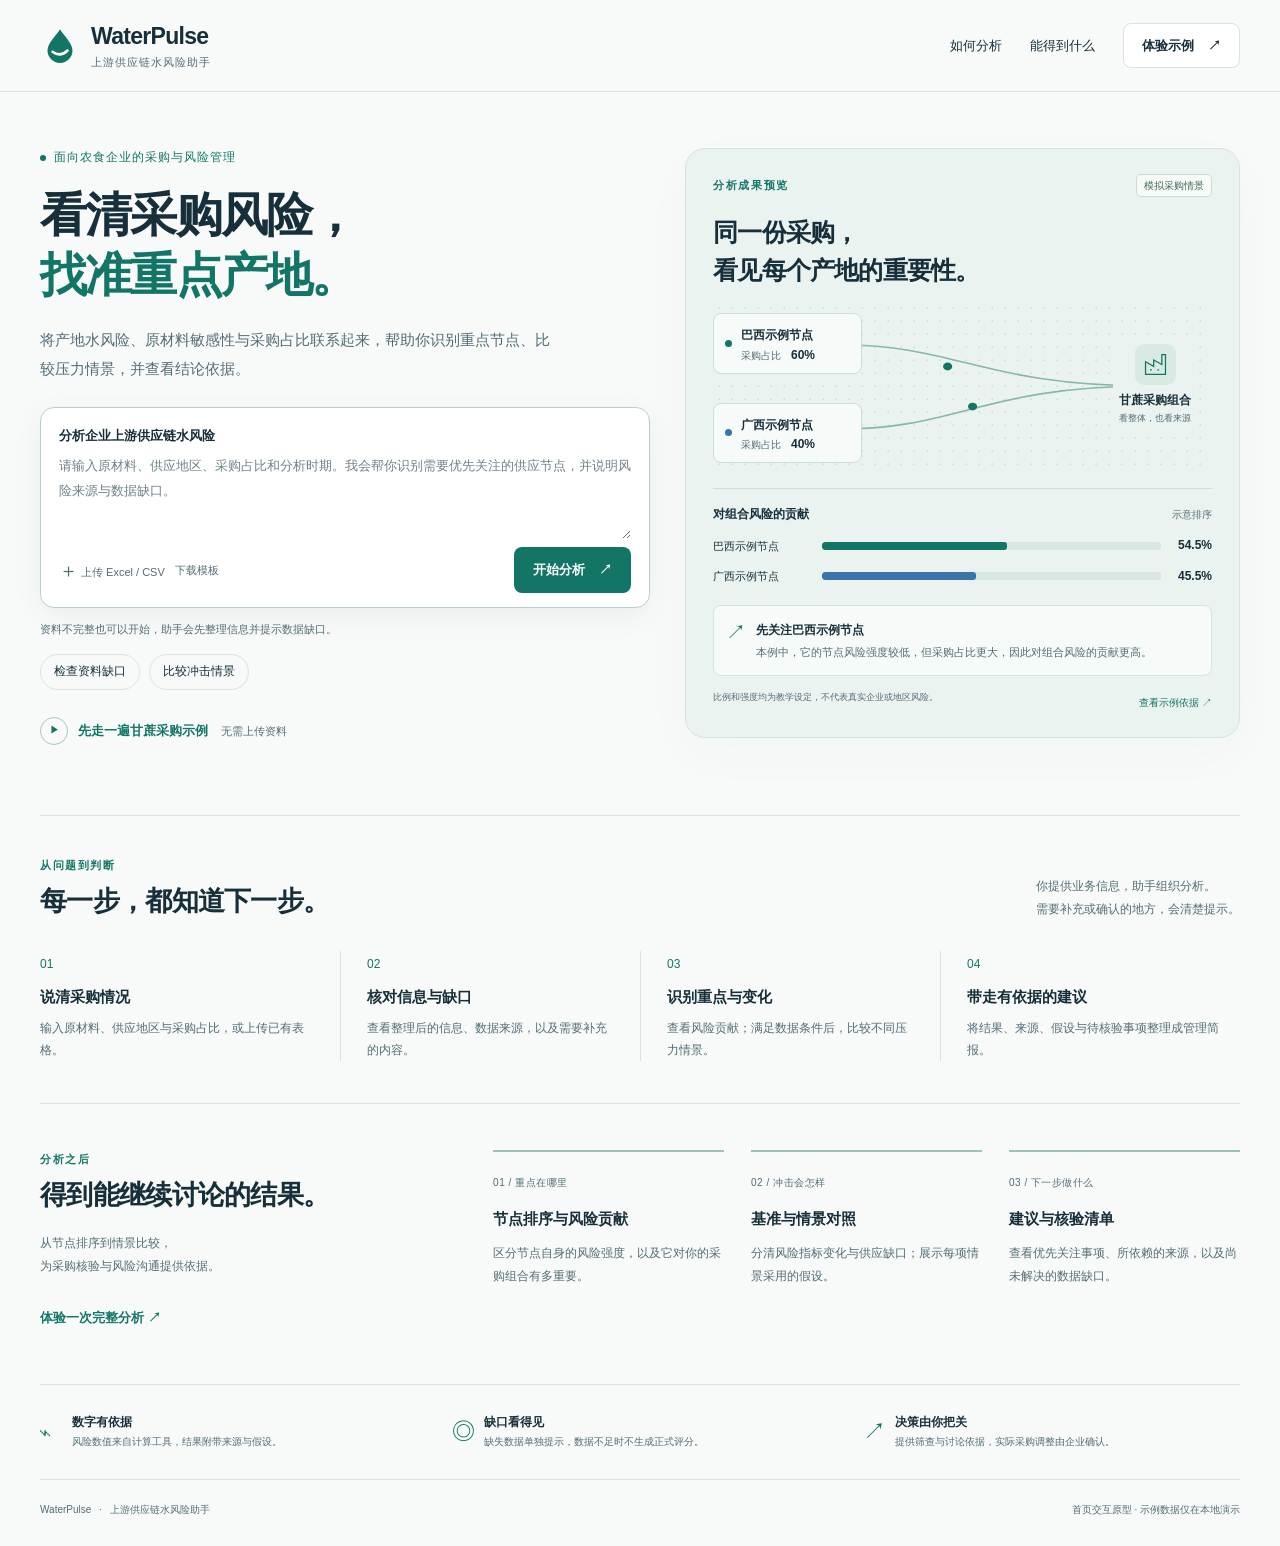
<file: index.html>
<!doctype html>
<html lang="zh-CN">
<head>
  <meta charset="utf-8">
  <meta name="viewport" content="width=device-width,initial-scale=1">
  <meta name="description" content="WaterPulse 首页交互设计：了解采购来源的水风险、查看分析流程与模拟示例。">
  <title>WaterPulse · 首页交互原型</title>
  <link rel="stylesheet" href="waterpulse-home.css">
  <script src="waterpulse-home.js" defer></script>
</head>
<body style="margin:0">
<div id="wp-home">
  <a class="wp-skip" href="#wp-question">跳至分析输入</a>
  <header class="wp-header">
    <a href="#" class="wp-brand" aria-label="WaterPulse 首页">
      <span class="wp-logo" aria-hidden="true"><svg viewBox="0 0 32 32"><path d="M16 3C13 8 6 14 6 20a10 10 0 0 0 20 0C26 14 19 8 16 3Z" fill="currentColor"/><path d="M10 21c4 3 8 3 12-1" fill="none" stroke="white" stroke-width="2" stroke-linecap="round"/></svg></span>
      <span><strong>WaterPulse</strong><small>上游供应链水风险助手</small></span>
    </a>
    <nav aria-label="主导航"><a href="#wp-how">如何分析</a><a href="#wp-deliver">能得到什么</a><button class="wp-btn wp-btn-quiet" data-action="demo">体验示例 <span aria-hidden="true">↗</span></button></nav>
  </header>
  <main>
    <section class="wp-hero" aria-labelledby="wp-title">
      <div class="wp-intro">
        <p class="wp-eyebrow"><span></span> 面向农食企业的采购与风险管理</p>
        <h1 id="wp-title">看清采购风险，<br><em>找准重点产地。</em></h1>
        <p class="wp-lead">将产地水风险、原材料敏感性与采购占比联系起来，帮助你识别重点节点、比较压力情景，并查看结论依据。</p>
        <form class="wp-composer" id="wp-form">
          <label for="wp-question">分析企业上游供应链水风险</label>
          <textarea id="wp-question" name="question" rows="3" maxlength="5000" placeholder="请输入原材料、供应地区、采购占比和分析时期。我会帮你识别需要优先关注的供应节点，并说明风险来源与数据缺口。" aria-describedby="wp-input-help"></textarea>
          <div class="wp-compose-actions"><button type="button" class="wp-tool" data-action="upload"><span aria-hidden="true">＋</span> 上传 Excel / CSV</button><button type="button" class="wp-tool" data-action="template">下载模板</button><button type="submit" class="wp-btn wp-btn-primary">开始分析 <span aria-hidden="true">↗</span></button></div>
          <p id="wp-form-error" class="wp-form-error" role="alert" hidden></p>
        </form>
        <p class="wp-help" id="wp-input-help">资料不完整也可以开始，助手会先整理信息并提示数据缺口。</p>
        <div class="wp-prompts" aria-label="常见任务"><button data-prompt="请帮我检查采购资料里还缺哪些水风险分析所需的信息。">检查资料缺口</button><button data-prompt="我想比较一个供应节点受到冲击后的变化，请先告诉我需要哪些数据。">比较冲击情景</button></div>
        <div class="wp-demo-entry"><button data-action="demo"><span class="wp-play" aria-hidden="true">▶</span> 先走一遍甘蔗采购示例</button><span>无需上传资料</span></div>
      </div>
      <aside class="wp-preview" aria-labelledby="wp-preview-title">
        <div class="wp-preview-head"><span class="wp-overline">分析成果预览</span><span class="wp-badge">模拟采购情景</span></div>
        <h2 id="wp-preview-title">同一份采购，<br>看见每个产地的重要性。</h2>
        <div class="wp-network" aria-label="甘蔗的两个模拟采购来源：巴西60%，广西40%，共同组成采购组合。">
          <svg class="wp-lines" viewBox="0 0 440 175" preserveAspectRatio="none" aria-hidden="true"><path d="M114 44C215 44 240 86 385 86M114 130C215 130 240 86 385 86"/><circle cx="207" cy="66" r="4"/><circle cx="229" cy="107" r="4"/></svg>
          <div class="wp-node wp-node-one"><span class="wp-node-dot"></span><div><strong>巴西示例节点</strong><small>采购占比 <b>60%</b></small></div></div>
          <div class="wp-node wp-node-two"><span class="wp-node-dot wp-node-dot-blue"></span><div><strong>广西示例节点</strong><small>采购占比 <b>40%</b></small></div></div>
          <div class="wp-destination"><svg viewBox="0 0 32 32" aria-hidden="true"><path d="M5 27V13l9 5v-7l9 5V5h4v22ZM5 27h22M10 22h2m6 0h2"/></svg><strong>甘蔗采购组合</strong><small>看整体，也看来源</small></div>
        </div>
        <div class="wp-rank"><div class="wp-rank-heading"><h3>对组合风险的贡献</h3><span>示意排序</span></div><div class="wp-bar-row"><span>巴西示例节点</span><div class="wp-track"><i style="width:54.5%"></i></div><strong>54.5%</strong></div><div class="wp-bar-row"><span>广西示例节点</span><div class="wp-track"><i class="wp-bar-blue" style="width:45.5%"></i></div><strong>45.5%</strong></div></div>
        <div class="wp-insight"><span aria-hidden="true">↗</span><p><strong>先关注巴西示例节点</strong><br>本例中，它的节点风险强度较低，但采购占比更大，因此对组合风险的贡献更高。</p></div>
        <div class="wp-preview-foot"><small>比例和强度均为教学设定，不代表真实企业或地区风险。</small><button data-action="evidence">查看示例依据 <span aria-hidden="true">↗</span></button></div>
      </aside>
    </section>
    <section class="wp-method" id="wp-how" aria-labelledby="wp-how-title">
      <div class="wp-section-heading"><div><p class="wp-overline">从问题到判断</p><h2 id="wp-how-title">每一步，都知道下一步。</h2></div><p>你提供业务信息，助手组织分析。<br>需要补充或确认的地方，会清楚提示。</p></div>
      <ol class="wp-steps"><li><span>01</span><h3>说清采购情况</h3><p>输入原材料、供应地区与采购占比，或上传已有表格。</p></li><li><span>02</span><h3>核对信息与缺口</h3><p>查看整理后的信息、数据来源，以及需要补充的内容。</p></li><li><span>03</span><h3>识别重点与变化</h3><p>查看风险贡献；满足数据条件后，比较不同压力情景。</p></li><li><span>04</span><h3>带走有依据的建议</h3><p>将结果、来源、假设与待核验事项整理成管理简报。</p></li></ol>
    </section>
    <section class="wp-deliver" id="wp-deliver" aria-labelledby="wp-deliver-title">
      <div><p class="wp-overline">分析之后</p><h2 id="wp-deliver-title">得到能继续讨论的结果。</h2><p>从节点排序到情景比较，<br>为采购核验与风险沟通提供依据。</p><button class="wp-link-button" data-action="demo">体验一次完整分析 <span aria-hidden="true">↗</span></button></div>
      <div class="wp-outcomes"><article><span>01 / 重点在哪里</span><h3>节点排序与风险贡献</h3><p>区分节点自身的风险强度，以及它对你的采购组合有多重要。</p></article><article><span>02 / 冲击会怎样</span><h3>基准与情景对照</h3><p>分清风险指标变化与供应缺口；展示每项情景采用的假设。</p></article><article><span>03 / 下一步做什么</span><h3>建议与核验清单</h3><p>查看优先关注事项、所依赖的来源，以及尚未解决的数据缺口。</p></article></div>
    </section>
    <section class="wp-trust" aria-label="分析原则"><div><span aria-hidden="true">⌁</span><strong>数字有依据</strong><p>风险数值来自计算工具，结果附带来源与假设。</p></div><div><span aria-hidden="true">◎</span><strong>缺口看得见</strong><p>缺失数据单独提示，数据不足时不生成正式评分。</p></div><div><span aria-hidden="true">↗</span><strong>决策由你把关</strong><p>提供筛查与讨论依据，实际采购调整由企业确认。</p></div></section>
  </main>
  <footer class="wp-footer"><span>WaterPulse <b>·</b> 上游供应链水风险助手</span><span class="wp-prototype-label">首页交互原型 · 示例数据仅在本地演示</span></footer>
  <dialog class="wp-dialog" id="wp-dialog" aria-labelledby="wp-dialog-title"><div class="wp-dialog-top"><div><span class="wp-badge" id="wp-dialog-badge">模拟采购情景</span><h2 id="wp-dialog-title">跟随一份甘蔗采购，走完分析过程。</h2></div><button class="wp-close" id="wp-close" aria-label="关闭">×</button></div><div id="wp-dialog-content"></div></dialog>
  <div class="wp-toast" id="wp-toast" role="status" aria-live="polite" hidden></div>
</div>
</body>
</html>
</file>
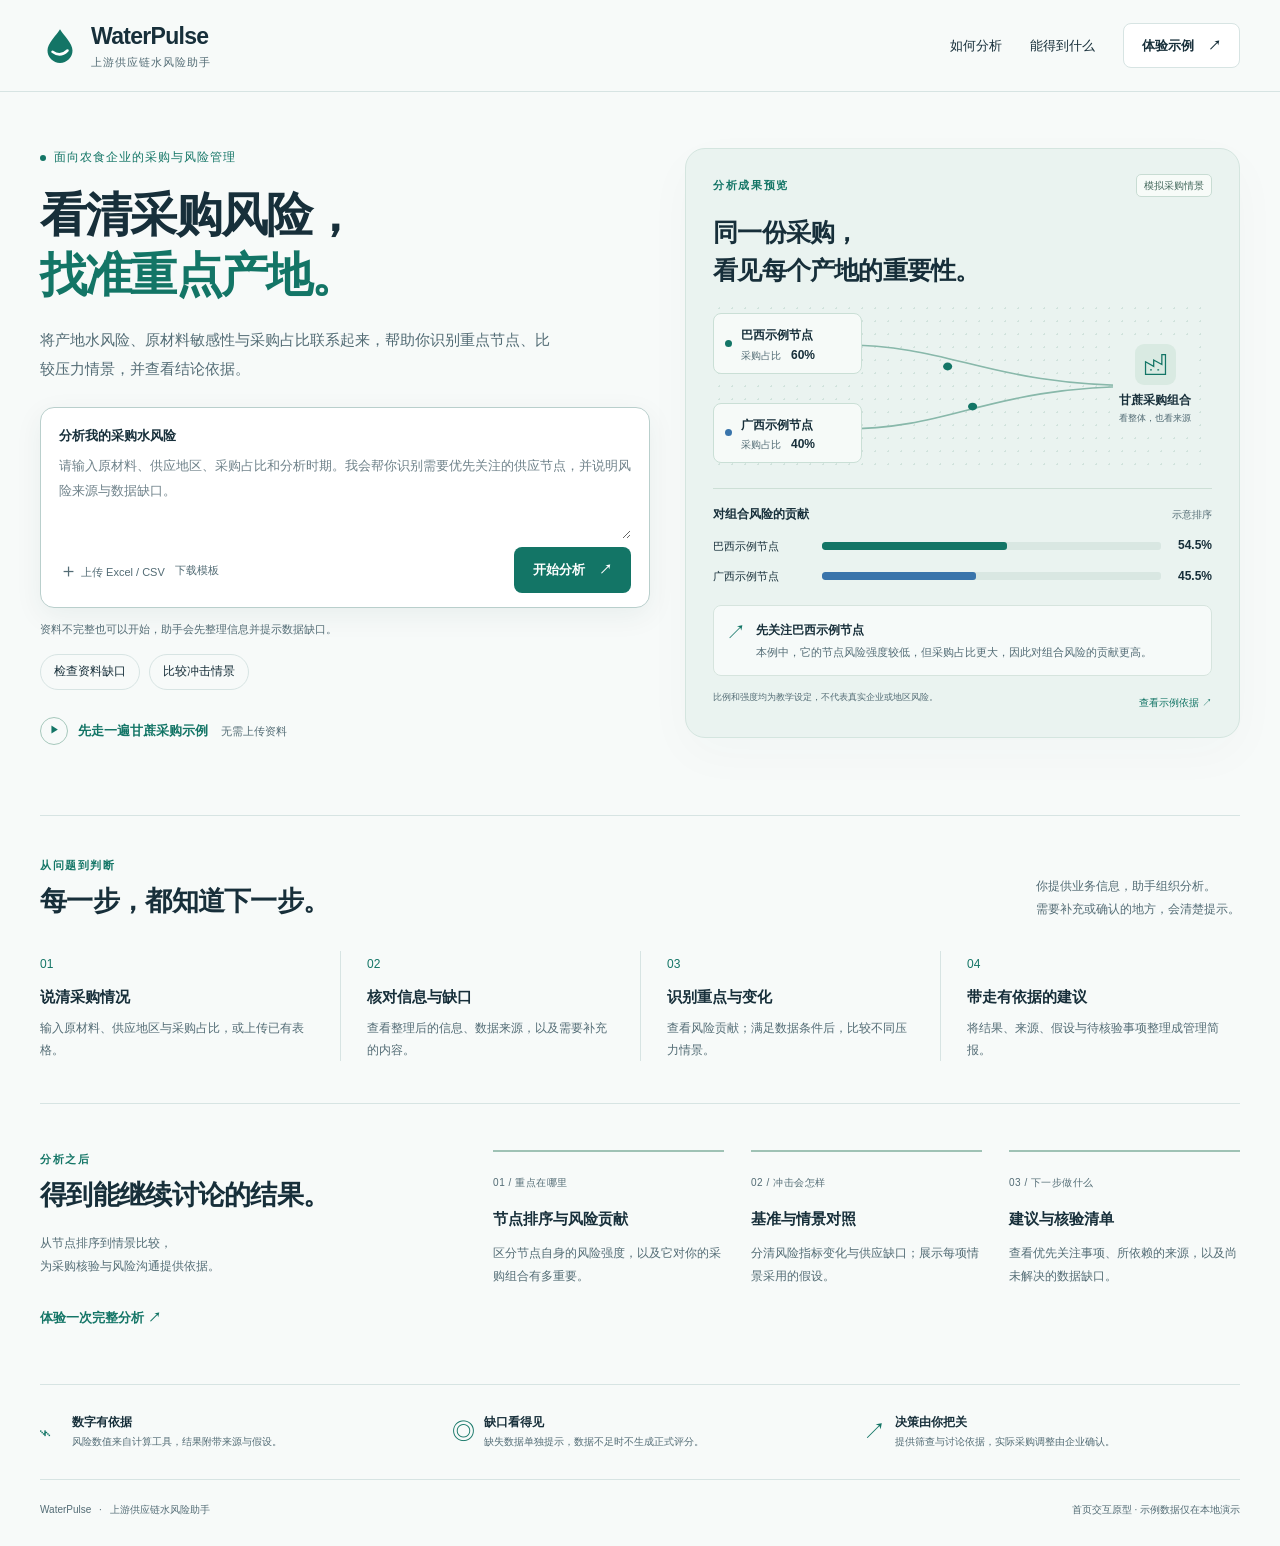
<file: 03_开发源文件/index.html>
<!doctype html>
<html lang="zh-CN">
<head>
  <meta charset="utf-8">
  <meta name="viewport" content="width=device-width,initial-scale=1">
  <meta name="description" content="WaterPulse 首页交互设计：了解采购来源的水风险、查看分析流程与模拟示例。">
  <title>WaterPulse · 首页交互原型</title>
  <link rel="stylesheet" href="waterpulse-home.css">
  <script src="waterpulse-home.js" defer></script>
</head>
<body style="margin:0">
<div id="wp-home">
  <a class="wp-skip" href="#wp-question">跳至分析输入</a>
  <header class="wp-header">
    <a href="#" class="wp-brand" aria-label="WaterPulse 首页">
      <span class="wp-logo" aria-hidden="true"><svg viewBox="0 0 32 32"><path d="M16 3C13 8 6 14 6 20a10 10 0 0 0 20 0C26 14 19 8 16 3Z" fill="currentColor"/><path d="M10 21c4 3 8 3 12-1" fill="none" stroke="white" stroke-width="2" stroke-linecap="round"/></svg></span>
      <span><strong>WaterPulse</strong><small>上游供应链水风险助手</small></span>
    </a>
    <nav aria-label="主导航"><a href="#wp-how">如何分析</a><a href="#wp-deliver">能得到什么</a><button class="wp-btn wp-btn-quiet" data-action="demo">体验示例 <span aria-hidden="true">↗</span></button></nav>
  </header>
  <main>
    <section class="wp-hero" aria-labelledby="wp-title">
      <div class="wp-intro">
        <p class="wp-eyebrow"><span></span> 面向农食企业的采购与风险管理</p>
        <h1 id="wp-title">看清采购风险，<br><em>找准重点产地。</em></h1>
        <p class="wp-lead">将产地水风险、原材料敏感性与采购占比联系起来，帮助你识别重点节点、比较压力情景，并查看结论依据。</p>
        <form class="wp-composer" id="wp-form">
          <label for="wp-question">分析我的采购水风险</label>
          <textarea id="wp-question" name="question" rows="3" maxlength="5000" placeholder="请输入原材料、供应地区、采购占比和分析时期。我会帮你识别需要优先关注的供应节点，并说明风险来源与数据缺口。" aria-describedby="wp-input-help"></textarea>
          <div class="wp-compose-actions"><button type="button" class="wp-tool" data-action="upload"><span aria-hidden="true">＋</span> 上传 Excel / CSV</button><button type="button" class="wp-tool" data-action="template">下载模板</button><button type="submit" class="wp-btn wp-btn-primary">开始分析 <span aria-hidden="true">↗</span></button></div>
          <p id="wp-form-error" class="wp-form-error" role="alert" hidden></p>
        </form>
        <p class="wp-help" id="wp-input-help">资料不完整也可以开始，助手会先整理信息并提示数据缺口。</p>
        <div class="wp-prompts" aria-label="常见任务"><button data-prompt="请帮我检查采购资料里还缺哪些水风险分析所需的信息。">检查资料缺口</button><button data-prompt="我想比较一个供应节点受到冲击后的变化，请先告诉我需要哪些数据。">比较冲击情景</button></div>
        <div class="wp-demo-entry"><button data-action="demo"><span class="wp-play" aria-hidden="true">▶</span> 先走一遍甘蔗采购示例</button><span>无需上传资料</span></div>
      </div>
      <aside class="wp-preview" aria-labelledby="wp-preview-title">
        <div class="wp-preview-head"><span class="wp-overline">分析成果预览</span><span class="wp-badge">模拟采购情景</span></div>
        <h2 id="wp-preview-title">同一份采购，<br>看见每个产地的重要性。</h2>
        <div class="wp-network" aria-label="甘蔗的两个模拟采购来源：巴西60%，广西40%，共同组成采购组合。">
          <svg class="wp-lines" viewBox="0 0 440 175" preserveAspectRatio="none" aria-hidden="true"><path d="M114 44C215 44 240 86 385 86M114 130C215 130 240 86 385 86"/><circle cx="207" cy="66" r="4"/><circle cx="229" cy="107" r="4"/></svg>
          <div class="wp-node wp-node-one"><span class="wp-node-dot"></span><div><strong>巴西示例节点</strong><small>采购占比 <b>60%</b></small></div></div>
          <div class="wp-node wp-node-two"><span class="wp-node-dot wp-node-dot-blue"></span><div><strong>广西示例节点</strong><small>采购占比 <b>40%</b></small></div></div>
          <div class="wp-destination"><svg viewBox="0 0 32 32" aria-hidden="true"><path d="M5 27V13l9 5v-7l9 5V5h4v22ZM5 27h22M10 22h2m6 0h2"/></svg><strong>甘蔗采购组合</strong><small>看整体，也看来源</small></div>
        </div>
        <div class="wp-rank"><div class="wp-rank-heading"><h3>对组合风险的贡献</h3><span>示意排序</span></div><div class="wp-bar-row"><span>巴西示例节点</span><div class="wp-track"><i style="width:54.5%"></i></div><strong>54.5%</strong></div><div class="wp-bar-row"><span>广西示例节点</span><div class="wp-track"><i class="wp-bar-blue" style="width:45.5%"></i></div><strong>45.5%</strong></div></div>
        <div class="wp-insight"><span aria-hidden="true">↗</span><p><strong>先关注巴西示例节点</strong><br>本例中，它的节点风险强度较低，但采购占比更大，因此对组合风险的贡献更高。</p></div>
        <div class="wp-preview-foot"><small>比例和强度均为教学设定，不代表真实企业或地区风险。</small><button data-action="evidence">查看示例依据 <span aria-hidden="true">↗</span></button></div>
      </aside>
    </section>
    <section class="wp-method" id="wp-how" aria-labelledby="wp-how-title">
      <div class="wp-section-heading"><div><p class="wp-overline">从问题到判断</p><h2 id="wp-how-title">每一步，都知道下一步。</h2></div><p>你提供业务信息，助手组织分析。<br>需要补充或确认的地方，会清楚提示。</p></div>
      <ol class="wp-steps"><li><span>01</span><h3>说清采购情况</h3><p>输入原材料、供应地区与采购占比，或上传已有表格。</p></li><li><span>02</span><h3>核对信息与缺口</h3><p>查看整理后的信息、数据来源，以及需要补充的内容。</p></li><li><span>03</span><h3>识别重点与变化</h3><p>查看风险贡献；满足数据条件后，比较不同压力情景。</p></li><li><span>04</span><h3>带走有依据的建议</h3><p>将结果、来源、假设与待核验事项整理成管理简报。</p></li></ol>
    </section>
    <section class="wp-deliver" id="wp-deliver" aria-labelledby="wp-deliver-title">
      <div><p class="wp-overline">分析之后</p><h2 id="wp-deliver-title">得到能继续讨论的结果。</h2><p>从节点排序到情景比较，<br>为采购核验与风险沟通提供依据。</p><button class="wp-link-button" data-action="demo">体验一次完整分析 <span aria-hidden="true">↗</span></button></div>
      <div class="wp-outcomes"><article><span>01 / 重点在哪里</span><h3>节点排序与风险贡献</h3><p>区分节点自身的风险强度，以及它对你的采购组合有多重要。</p></article><article><span>02 / 冲击会怎样</span><h3>基准与情景对照</h3><p>分清风险指标变化与供应缺口；展示每项情景采用的假设。</p></article><article><span>03 / 下一步做什么</span><h3>建议与核验清单</h3><p>查看优先关注事项、所依赖的来源，以及尚未解决的数据缺口。</p></article></div>
    </section>
    <section class="wp-trust" aria-label="分析原则"><div><span aria-hidden="true">⌁</span><strong>数字有依据</strong><p>风险数值来自计算工具，结果附带来源与假设。</p></div><div><span aria-hidden="true">◎</span><strong>缺口看得见</strong><p>缺失数据单独提示，数据不足时不生成正式评分。</p></div><div><span aria-hidden="true">↗</span><strong>决策由你把关</strong><p>提供筛查与讨论依据，实际采购调整由企业确认。</p></div></section>
  </main>
  <footer class="wp-footer"><span>WaterPulse <b>·</b> 上游供应链水风险助手</span><span class="wp-prototype-label">首页交互原型 · 示例数据仅在本地演示</span></footer>
  <dialog class="wp-dialog" id="wp-dialog" aria-labelledby="wp-dialog-title"><div class="wp-dialog-top"><div><span class="wp-badge" id="wp-dialog-badge">模拟采购情景</span><h2 id="wp-dialog-title">跟随一份甘蔗采购，走完分析过程。</h2></div><button class="wp-close" id="wp-close" aria-label="关闭">×</button></div><div id="wp-dialog-content"></div></dialog>
  <div class="wp-toast" id="wp-toast" role="status" aria-live="polite" hidden></div>
</div>
</body>
</html>
</file>
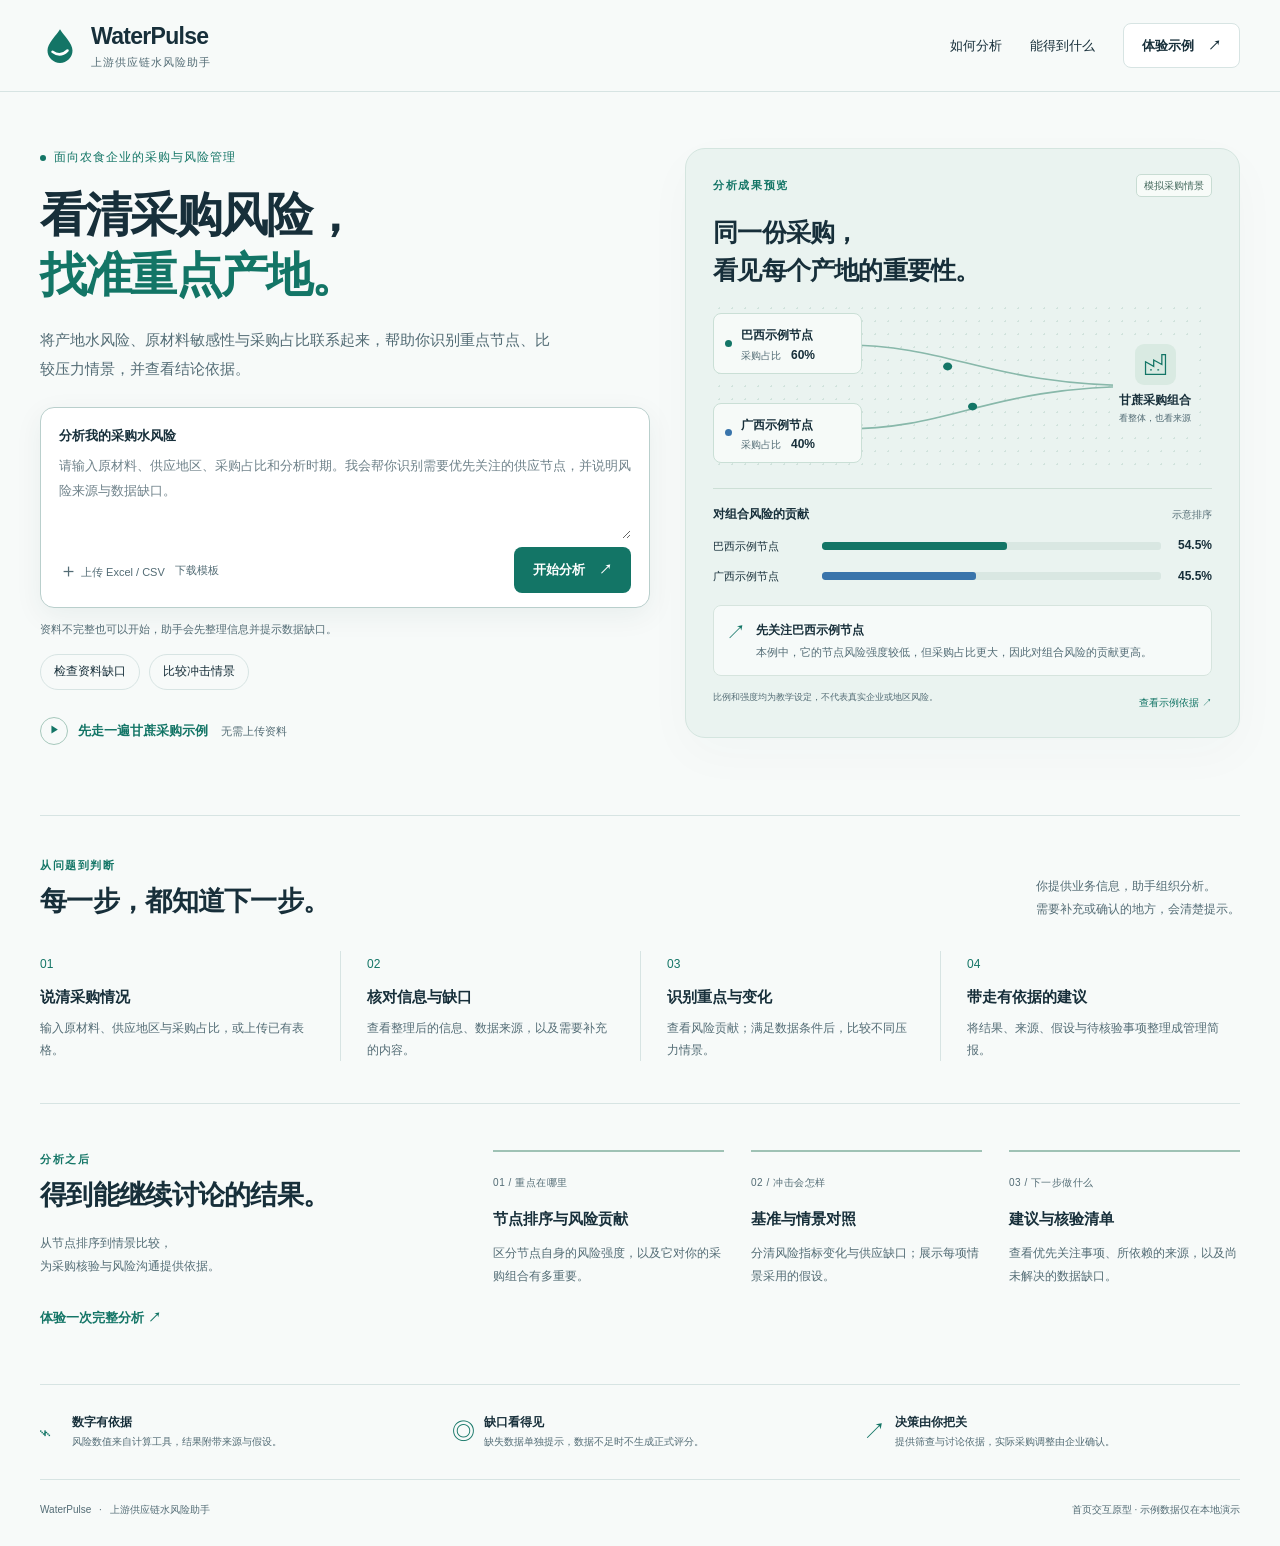
<file: 01_首页可点击原型.html>
<!doctype html>
<html lang="zh-CN">
<head>
  <meta charset="utf-8">
  <meta name="viewport" content="width=device-width,initial-scale=1">
  <meta name="description" content="WaterPulse 首页交互设计：了解采购来源的水风险、查看分析流程与模拟示例。">
  <title>WaterPulse · 首页交互原型</title>
  <style>
/* All selectors are scoped to #wp-home. No global body/reset selectors. */
#wp-home{--wp-ink:#172f3a;--wp-muted:#536c75;--wp-green:#137566;--wp-blue:#3974ab;--wp-line:#d7e4e3;--wp-bg:#f7faf9;--wp-surface:#fff;box-sizing:border-box;font-family:Inter,-apple-system,BlinkMacSystemFont,"PingFang SC","Microsoft YaHei",sans-serif;color:var(--wp-ink);background:var(--wp-bg);font-size:15px;line-height:1.65;min-height:100vh;isolation:isolate;text-align:left}
#wp-home *,#wp-home *::before,#wp-home *::after{box-sizing:border-box}
#wp-home button,#wp-home textarea,#wp-home input{font:inherit}
#wp-home button,#wp-home a,#wp-home input{touch-action:manipulation}
#wp-home button{cursor:pointer;color:inherit}
#wp-home button:disabled{cursor:default;opacity:.5}
#wp-home a{color:inherit;text-decoration:none}
#wp-home h1,#wp-home h2,#wp-home h3,#wp-home p{margin:0}
#wp-home button:focus-visible,#wp-home a:focus-visible,#wp-home textarea:focus-visible,#wp-home input:focus-visible{outline:3px solid #65a6db;outline-offset:4px}
#wp-home [hidden]{display:none!important}
#wp-home .wp-header{max-width:1280px;margin:auto;height:92px;padding:0 40px;display:flex;justify-content:space-between;align-items:center;border-bottom:1px solid var(--wp-line)}
#wp-home .wp-brand{display:flex;gap:11px;align-items:center;line-height:1.25}
#wp-home .wp-brand strong{font-size:23px;letter-spacing:-.7px}
#wp-home .wp-brand small{display:block;color:var(--wp-muted);font-size:11px;letter-spacing:1px;margin-top:5px}
#wp-home .wp-logo{width:40px;height:45px;color:var(--wp-green)}
#wp-home .wp-logo svg{width:100%;height:100%}
#wp-home .wp-header nav{display:flex;gap:28px;align-items:center;font-size:13px}
#wp-home .wp-header nav>a:hover{color:var(--wp-green)}
#wp-home .wp-btn{display:inline-flex;gap:14px;align-items:center;justify-content:center;padding:11px 18px;border-radius:8px;font-size:13px;font-weight:650;border:1px solid transparent;min-height:44px;white-space:nowrap}
#wp-home .wp-btn-primary{background:var(--wp-green);color:#fff}
#wp-home .wp-btn-primary:hover{background:#0b5e51}
#wp-home .wp-btn-quiet{border-color:var(--wp-line);background:#fff}
#wp-home .wp-btn-quiet:hover{background:#ecf4f1}
#wp-home .wp-hero{display:grid;grid-template-columns:minmax(0,1.1fr) minmax(0,1fr);gap:56px;max-width:1280px;margin:auto;padding:56px 40px 64px;align-items:start}
#wp-home .wp-eyebrow{display:flex;align-items:center;gap:8px;font-size:12px;letter-spacing:1px;color:var(--wp-green);margin-bottom:17px}
#wp-home .wp-eyebrow>span{width:6px;height:6px;background:var(--wp-green);border-radius:50%}
#wp-home h1{font-size:clamp(32px,3.7vw,48px);line-height:1.28;letter-spacing:-1.8px;font-weight:680}
#wp-home h1 em{font-style:normal;color:var(--wp-green)}
#wp-home .wp-lead{font-size:15px;color:var(--wp-muted);max-width:510px;line-height:1.9;margin:20px 0 24px}
#wp-home .wp-composer{background:#fff;border:1px solid #b9cfcc;border-radius:14px;padding:17px 18px 14px;box-shadow:0 8px 28px #123d3910}
#wp-home .wp-composer label{font-size:13px;font-weight:650;display:block;margin-bottom:8px}
#wp-home textarea{background:transparent;display:block;width:100%;resize:vertical;min-height:85px;border:0;padding:0;color:var(--wp-ink);font-size:13px;line-height:1.9;border-radius:2px}
#wp-home textarea::placeholder{color:#6f828a}
#wp-home textarea:focus-visible{outline-offset:1px}
#wp-home .wp-compose-actions{display:flex;gap:10px;align-items:center;margin-top:8px;flex-wrap:wrap}
#wp-home .wp-compose-actions .wp-btn{margin-left:auto}
#wp-home .wp-tool{background:transparent;border:0;padding:7px 0;font-size:11px;color:var(--wp-muted);min-height:40px}
#wp-home .wp-tool:hover{color:var(--wp-green)}
#wp-home .wp-tool span{font-size:19px;vertical-align:-1px}
#wp-home .wp-help{font-size:11px;color:var(--wp-muted);margin:12px 0 14px;line-height:1.8}
#wp-home .wp-form-error{font-size:12px;color:#9d352a;margin-top:8px}
#wp-home .wp-prompts{display:flex;gap:9px;flex-wrap:wrap}
#wp-home .wp-prompts button{background:transparent;border:1px solid var(--wp-line);border-radius:99px;padding:7px 13px;font-size:12px;min-height:36px}
#wp-home .wp-prompts button:hover{border-color:var(--wp-green);background:#edf5f2}
#wp-home .wp-demo-entry{display:flex;align-items:center;gap:13px;margin-top:21px}
#wp-home .wp-demo-entry button{display:flex;gap:10px;align-items:center;background:none;border:0;color:var(--wp-green);padding:0;font-weight:650;font-size:13px;min-height:40px}
#wp-home .wp-demo-entry>span{font-size:11px;color:var(--wp-muted)}
#wp-home .wp-play{display:inline-grid;place-items:center;width:28px;height:28px;border-radius:50%;border:1px solid #a6c8bc;font-size:9px}
#wp-home .wp-preview{background:#eaf3f0;border:1px solid #d4e5df;border-radius:20px;padding:25px 27px 20px;position:relative;overflow:hidden;box-shadow:0 16px 50px #16463807}
#wp-home .wp-preview-head{display:flex;align-items:center;justify-content:space-between;gap:8px}
#wp-home .wp-overline{font-size:11px;letter-spacing:1.6px;font-weight:650;color:var(--wp-green)}
#wp-home .wp-badge{display:inline-flex;border:1px solid #c8dcd3;border-radius:5px;background:#f7fbf8;padding:3px 7px;color:#42675b;font-size:10px;line-height:1.5;white-space:nowrap}
#wp-home .wp-preview h2{font-size:25px;line-height:1.5;letter-spacing:-.8px;margin-top:17px;font-weight:650}
#wp-home .wp-network{position:relative;height:171px;margin:13px 0 15px;background-image:radial-gradient(#a5c8b95e 1px,transparent 1px);background-size:13px 13px}
#wp-home .wp-lines{position:absolute;inset:0;width:100%;height:100%;overflow:visible}
#wp-home .wp-lines path{fill:none;stroke:#88b8aa;stroke-width:1.6}
#wp-home .wp-lines circle{fill:var(--wp-green)}
#wp-home .wp-node{position:absolute;left:0;display:flex;align-items:center;gap:9px;background:#f6faf8;border:1px solid #cadfd6;border-radius:8px;padding:9px 11px;min-width:149px;line-height:1.5}
#wp-home .wp-node-one{top:11px}
#wp-home .wp-node-two{bottom:10px}
#wp-home .wp-node-dot{width:7px;height:7px;background:var(--wp-green);border-radius:50%;flex-shrink:0}
#wp-home .wp-node-dot-blue{background:var(--wp-blue)}
#wp-home .wp-node strong{font-size:12px;font-weight:650}
#wp-home .wp-node small{display:block;font-size:10px;color:var(--wp-muted)}
#wp-home .wp-node b{font-weight:650;font-size:12px;color:var(--wp-ink);margin-left:7px}
#wp-home .wp-destination{position:absolute;right:3%;top:42px;text-align:center;display:flex;flex-direction:column;align-items:center;background:#eaf3f0;padding:0 6px}
#wp-home .wp-destination svg{width:41px;height:41px;stroke:var(--wp-green);stroke-width:1.4;fill:none;background:#d9eae2;padding:6px;border-radius:9px;margin-bottom:6px}
#wp-home .wp-destination strong{font-size:12px}
#wp-home .wp-destination small{font-size:9px;color:var(--wp-muted)}
#wp-home .wp-rank{border-top:1px solid #cdDFd6;padding-top:16px}
#wp-home .wp-rank-heading{display:flex;align-items:center;justify-content:space-between;margin-bottom:10px}
#wp-home .wp-rank h3{font-size:12px;font-weight:650}
#wp-home .wp-rank-heading>span{font-size:10px;color:var(--wp-muted)}
#wp-home .wp-bar-row{display:grid;grid-template-columns:100px 1fr 42px;align-items:center;gap:9px;font-size:11px;margin:11px 0}
#wp-home .wp-bar-row>strong{text-align:right;font-size:12px;font-variant-numeric:tabular-nums}
#wp-home .wp-track{background:#d9e7e2;height:8px;border-radius:3px;overflow:hidden}
#wp-home .wp-track i{display:block;height:100%;background:var(--wp-green);border-radius:3px;transition:width .25s ease}
#wp-home .wp-track i.wp-bar-blue{background:var(--wp-blue)}
#wp-home .wp-insight{display:flex;gap:10px;background:#fff9;border:1px solid #d6e4de;border-radius:8px;padding:13px 12px;margin-top:19px}
#wp-home .wp-insight>span{color:var(--wp-green);font-size:20px;line-height:1.3}
#wp-home .wp-insight p{font-size:11px;line-height:1.85;color:var(--wp-muted)}
#wp-home .wp-insight strong{font-size:12px;color:var(--wp-ink)}
#wp-home .wp-preview-foot{margin-top:13px;display:flex;align-items:flex-start;gap:12px;justify-content:space-between}
#wp-home .wp-preview-foot small{font-size:9px;line-height:1.8;max-width:240px;color:var(--wp-muted)}
#wp-home .wp-preview-foot button{border:0;background:none;color:var(--wp-green);font-size:10px;padding:0;white-space:nowrap;min-height:28px}
#wp-home .wp-method,#wp-home .wp-deliver,#wp-home .wp-trust{max-width:1200px;margin:auto;border-top:1px solid var(--wp-line);padding:40px 0 42px}
#wp-home .wp-section-heading{display:flex;justify-content:space-between;gap:25px;align-items:flex-end}
#wp-home .wp-section-heading h2,#wp-home .wp-deliver h2{font-size:27px;letter-spacing:-.7px;line-height:1.4;margin-top:9px;font-weight:650}
#wp-home .wp-section-heading>p,#wp-home .wp-deliver>div>p:not(.wp-overline){font-size:12px;color:var(--wp-muted);line-height:1.9}
#wp-home .wp-steps{list-style:none;display:grid;grid-template-columns:repeat(4,1fr);padding:0;margin:30px 0 0}
#wp-home .wp-steps li{padding:0 26px;border-left:1px solid var(--wp-line)}
#wp-home .wp-steps li:first-child{padding-left:0;border:0}
#wp-home .wp-steps li:last-child{padding-right:0}
#wp-home .wp-steps li>span{font-size:12px;color:var(--wp-green);font-variant-numeric:tabular-nums}
#wp-home .wp-steps h3{font-size:15px;margin:10px 0 8px;font-weight:650}
#wp-home .wp-steps p{font-size:12px;color:var(--wp-muted);line-height:1.8}
#wp-home .wp-deliver{display:grid;grid-template-columns:1fr 1.9fr;gap:60px;padding-top:46px;padding-bottom:46px}
#wp-home .wp-deliver>div>p:not(.wp-overline){margin-top:17px}
#wp-home .wp-link-button{border:0;background:none;color:var(--wp-green);padding:0;font-size:13px;font-weight:650;margin-top:20px;min-height:40px}
#wp-home .wp-outcomes{display:grid;grid-template-columns:repeat(3,1fr);gap:27px}
#wp-home .wp-outcomes article{border-top:2px solid #9fc2b5;padding-top:17px}
#wp-home .wp-outcomes article>span{font-size:10px;letter-spacing:.5px;color:var(--wp-muted)}
#wp-home .wp-outcomes h3{font-size:15px;margin:13px 0 10px}
#wp-home .wp-outcomes p{font-size:12px;line-height:1.9;color:var(--wp-muted)}
#wp-home .wp-trust{display:grid;grid-template-columns:repeat(3,1fr);gap:35px;padding:28px 0}
#wp-home .wp-trust>div{display:grid;grid-template-columns:22px 1fr;gap:1px 10px;align-items:center}
#wp-home .wp-trust span{color:var(--wp-green);font-size:23px;grid-row:1/3}
#wp-home .wp-trust strong{font-size:12px}
#wp-home .wp-trust p{font-size:10px;color:var(--wp-muted)}
#wp-home .wp-footer{max-width:1200px;margin:auto;padding:22px 0 28px;display:flex;justify-content:space-between;border-top:1px solid var(--wp-line);font-size:10px;color:var(--wp-muted);gap:15px}
#wp-home .wp-footer b{padding:0 5px;font-weight:400}
#wp-home .wp-skip{position:absolute;left:10px;top:-100px;z-index:10;background:white;padding:10px;border:2px solid var(--wp-green)}
#wp-home .wp-skip:focus{top:10px}
#wp-home .wp-dialog{width:min(860px,calc(100% - 32px));max-height:calc(100dvh - 48px);overflow:auto;border:1px solid var(--wp-line);border-radius:17px;padding:0;color:var(--wp-ink);background:#fbfdfc;box-shadow:0 24px 120px #112e3955}
#wp-home .wp-dialog::backdrop{background:#12323a75;backdrop-filter:blur(5px)}
#wp-home .wp-dialog-top{display:flex;justify-content:space-between;align-items:flex-start;gap:20px;padding:27px 30px 22px;border-bottom:1px solid var(--wp-line)}
#wp-home .wp-dialog-top h2{font-size:22px;line-height:1.5;margin-top:10px}
#wp-home .wp-close{flex-shrink:0;display:grid;place-items:center;background:#eef3f1;border:1px solid var(--wp-line);width:36px;height:36px;border-radius:50%;font-size:24px;line-height:1}
#wp-home .wp-dialog-body{padding:24px 30px 28px}
#wp-home .wp-wizard-tabs{display:grid;grid-template-columns:repeat(4,1fr);gap:10px;list-style:none;padding:20px 30px 0;margin:0}
#wp-home .wp-wizard-tabs li{padding:8px 0 11px;font-size:12px;color:var(--wp-muted);border-bottom:2px solid #dce6e2}
#wp-home .wp-wizard-tabs li[aria-current="step"]{color:var(--wp-green);font-weight:650;border-color:var(--wp-green)}
#wp-home .wp-wizard-tabs span{margin-right:6px}
#wp-home .wp-dialog-body h3{font-size:21px;margin-bottom:10px}
#wp-home .wp-dialog-body p{color:var(--wp-muted);font-size:13px;line-height:1.9}
#wp-home .wp-quote{background:#edf5f1;padding:18px 21px;margin:18px 0;border-left:3px solid #5c9f89;font-size:15px;line-height:1.9}
#wp-home .wp-data-grid{display:grid;grid-template-columns:repeat(3,1fr);gap:15px;margin:20px 0}
#wp-home .wp-data-grid>div{border:1px solid var(--wp-line);background:white;padding:14px;border-radius:8px}
#wp-home .wp-data-grid small{display:block;color:var(--wp-muted);font-size:11px}
#wp-home .wp-data-grid strong{font-size:21px;display:block;margin-top:5px}
#wp-home .wp-note{background:#f7f1e5;border:1px solid #e4d8bb;padding:13px 15px;border-radius:7px;color:#78613c!important;font-size:12px!important;margin-top:17px!important}
#wp-home .wp-dialog-actions{display:flex;align-items:center;justify-content:space-between;gap:15px;border-top:1px solid var(--wp-line);padding-top:21px;margin-top:24px}
#wp-home .wp-dialog-actions small{font-size:11px;color:var(--wp-muted)}
#wp-home .wp-table-wrap{overflow:auto;margin:20px 0}
#wp-home table{width:100%;border-collapse:collapse;font-size:12px}
#wp-home th{font-weight:600;text-align:left;background:#edf4f0}
#wp-home td,#wp-home th{border-bottom:1px solid var(--wp-line);padding:12px 10px;vertical-align:top}
#wp-home .wp-tag{font-size:10px;background:#eaf2ee;color:#42685a;padding:3px 6px;border-radius:4px;white-space:nowrap}
#wp-home .wp-result-grid{display:grid;grid-template-columns:1.1fr 1fr;gap:25px;margin-top:20px}
#wp-home .wp-result-panel{background:white;border:1px solid var(--wp-line);border-radius:9px;padding:19px}
#wp-home .wp-result-panel h4{font-size:13px;margin:0 0 17px}
#wp-home .wp-result-panel .wp-bar-row{grid-template-columns:85px 1fr 43px}
#wp-home .wp-slider-label{display:flex;justify-content:space-between;font-size:12px;margin:16px 0 7px}
#wp-home input[type=range]{width:100%;accent-color:var(--wp-green);margin:0;min-height:26px}
#wp-home .wp-reading{border-left:2px solid var(--wp-green);padding-left:17px}
#wp-home .wp-reading strong{display:block;margin-bottom:8px;font-size:16px}
#wp-home .wp-reading p{font-size:12px}
#wp-home .wp-metric{font-size:42px;font-weight:650;line-height:1.2;color:var(--wp-green);font-variant-numeric:tabular-nums;margin:12px 0}
#wp-home .wp-metric small{font-size:14px;margin-left:5px}
#wp-home .wp-breakdown{display:grid;grid-template-columns:repeat(4,1fr);gap:12px;margin:22px 0}
#wp-home .wp-breakdown>div{border-top:2px solid var(--wp-line);padding-top:10px;font-size:10px;color:var(--wp-muted)}
#wp-home .wp-breakdown strong{display:block;font-size:20px;color:var(--wp-ink)}
#wp-home .wp-evidence-list{margin:18px 0 0;padding-left:20px;font-size:13px;line-height:2;color:var(--wp-muted)}
#wp-home .wp-toast{position:fixed;bottom:25px;left:50%;transform:translateX(-50%);z-index:30;background:var(--wp-ink);color:#fff;padding:12px 20px;border-radius:10px;max-width:calc(100% - 40px);font-size:12px;box-shadow:0 7px 30px #14354125}
@media(min-width:1400px){#wp-home .wp-hero{padding-top:65px;padding-bottom:72px}}
@media(max-width:1280px){#wp-home .wp-method,#wp-home .wp-deliver,#wp-home .wp-trust,#wp-home .wp-footer{margin-left:40px;margin-right:40px}#wp-home .wp-hero{gap:35px}}
@media(max-width:1000px){#wp-home .wp-header{padding:0 26px;height:82px}#wp-home .wp-hero{padding:40px 26px;gap:28px;grid-template-columns:minmax(0,1fr) minmax(0,1fr)}#wp-home h1{font-size:35px}#wp-home .wp-preview{padding:22px 20px}#wp-home .wp-preview h2{font-size:23px}#wp-home .wp-node{min-width:132px;padding:8px}#wp-home .wp-node strong{font-size:11px}#wp-home .wp-destination{right:0}#wp-home .wp-method,#wp-home .wp-deliver,#wp-home .wp-trust,#wp-home .wp-footer{margin-left:26px;margin-right:26px}#wp-home .wp-compose-actions{gap:10px}#wp-home .wp-compose-actions .wp-btn{padding:9px 12px}#wp-home .wp-deliver{gap:25px;grid-template-columns:1fr 2fr}#wp-home .wp-outcomes{gap:18px}}
@media(max-width:800px){#wp-home .wp-hero{grid-template-columns:1fr;gap:30px;padding-top:31px}#wp-home .wp-intro{max-width:600px;margin:auto;width:100%}#wp-home .wp-preview{width:100%;max-width:600px;margin:auto}#wp-home h1{font-size:39px}#wp-home .wp-header nav{gap:16px}#wp-home .wp-header nav>a{display:none}#wp-home .wp-lead{max-width:none}#wp-home .wp-steps{grid-template-columns:1fr 1fr;gap:28px 0}#wp-home .wp-steps li:nth-child(3){border:0;padding-left:0}#wp-home .wp-steps li:nth-child(2){padding-right:0}#wp-home .wp-section-heading{display:block}#wp-home .wp-section-heading>p{margin-top:14px}#wp-home .wp-deliver{grid-template-columns:1fr;gap:23px}#wp-home .wp-deliver>div>p:not(.wp-overline) br{display:none}#wp-home .wp-trust{gap:20px}#wp-home .wp-footer{flex-wrap:wrap}#wp-home .wp-result-grid{grid-template-columns:1fr}}
@media(max-width:480px){#wp-home .wp-header{height:78px;padding:0 20px}#wp-home .wp-brand strong{font-size:21px}#wp-home .wp-brand small{font-size:9px;letter-spacing:.3px}#wp-home .wp-logo{width:31px;height:37px}#wp-home .wp-header .wp-btn{padding:8px 10px;font-size:11px;min-height:37px;gap:7px}#wp-home .wp-hero{padding:29px 20px 37px}#wp-home h1{font-size:35px;letter-spacing:-1.2px}#wp-home .wp-eyebrow{font-size:10px;margin-bottom:12px}#wp-home .wp-lead{font-size:13px;margin:16px 0 19px}#wp-home .wp-composer{padding:14px}#wp-home textarea{min-height:95px;font-size:12px}#wp-home .wp-compose-actions{gap:10px}#wp-home .wp-compose-actions .wp-btn{width:100%;margin:0;margin-top:2px}#wp-home .wp-help{font-size:10px}#wp-home .wp-demo-entry{gap:10px}#wp-home .wp-demo-entry button{font-size:12px}#wp-home .wp-demo-entry>span{font-size:10px}#wp-home .wp-preview h2{font-size:24px}#wp-home .wp-preview{padding:20px 18px}#wp-home .wp-preview-foot{display:block}#wp-home .wp-preview-foot small{display:block;max-width:none}#wp-home .wp-preview-foot button{margin-top:7px}#wp-home .wp-method,#wp-home .wp-deliver,#wp-home .wp-trust,#wp-home .wp-footer{margin-left:20px;margin-right:20px}#wp-home .wp-section-heading h2,#wp-home .wp-deliver h2{font-size:24px}#wp-home .wp-steps li{padding:0 18px}#wp-home .wp-steps h3{font-size:14px}#wp-home .wp-steps p{font-size:11px}#wp-home .wp-outcomes{grid-template-columns:1fr;gap:20px}#wp-home .wp-outcomes article{padding-top:13px}#wp-home .wp-outcomes h3{margin:6px 0}#wp-home .wp-trust{grid-template-columns:1fr;gap:17px}#wp-home .wp-dialog{width:calc(100% - 20px);max-height:calc(100dvh - 20px)}#wp-home .wp-dialog-top{padding:20px;gap:12px}#wp-home .wp-dialog-top h2{font-size:18px}#wp-home .wp-dialog-body{padding:20px}#wp-home .wp-wizard-tabs{padding:16px 20px 0;gap:8px}#wp-home .wp-wizard-tabs li{font-size:10px}#wp-home .wp-wizard-tabs span{display:block}#wp-home .wp-data-grid{gap:8px}#wp-home .wp-data-grid>div{padding:11px 8px}#wp-home .wp-data-grid strong{font-size:18px}#wp-home .wp-data-grid small{font-size:10px}#wp-home .wp-dialog-actions{flex-wrap:wrap}#wp-home .wp-dialog-actions .wp-btn{flex:1}#wp-home .wp-breakdown{grid-template-columns:1fr 1fr}#wp-home .wp-table-wrap{margin:15px -3px}#wp-home th,#wp-home td{padding:10px 6px;font-size:11px}}
@media(prefers-reduced-motion:reduce){#wp-home *{transition:none!important;scroll-behavior:auto!important}}

</style>
  
</head>
<body style="margin:0">
<div id="wp-home">
  <a class="wp-skip" href="#wp-question">跳至分析输入</a>
  <header class="wp-header">
    <a href="#" class="wp-brand" aria-label="WaterPulse 首页">
      <span class="wp-logo" aria-hidden="true"><svg viewBox="0 0 32 32"><path d="M16 3C13 8 6 14 6 20a10 10 0 0 0 20 0C26 14 19 8 16 3Z" fill="currentColor"/><path d="M10 21c4 3 8 3 12-1" fill="none" stroke="white" stroke-width="2" stroke-linecap="round"/></svg></span>
      <span><strong>WaterPulse</strong><small>上游供应链水风险助手</small></span>
    </a>
    <nav aria-label="主导航"><a href="#wp-how">如何分析</a><a href="#wp-deliver">能得到什么</a><button class="wp-btn wp-btn-quiet" data-action="demo">体验示例 <span aria-hidden="true">↗</span></button></nav>
  </header>
  <main>
    <section class="wp-hero" aria-labelledby="wp-title">
      <div class="wp-intro">
        <p class="wp-eyebrow"><span></span> 面向农食企业的采购与风险管理</p>
        <h1 id="wp-title">看清采购风险，<br><em>找准重点产地。</em></h1>
        <p class="wp-lead">将产地水风险、原材料敏感性与采购占比联系起来，帮助你识别重点节点、比较压力情景，并查看结论依据。</p>
        <form class="wp-composer" id="wp-form">
          <label for="wp-question">分析我的采购水风险</label>
          <textarea id="wp-question" name="question" rows="3" maxlength="5000" placeholder="请输入原材料、供应地区、采购占比和分析时期。我会帮你识别需要优先关注的供应节点，并说明风险来源与数据缺口。" aria-describedby="wp-input-help"></textarea>
          <div class="wp-compose-actions"><button type="button" class="wp-tool" data-action="upload"><span aria-hidden="true">＋</span> 上传 Excel / CSV</button><button type="button" class="wp-tool" data-action="template">下载模板</button><button type="submit" class="wp-btn wp-btn-primary">开始分析 <span aria-hidden="true">↗</span></button></div>
          <p id="wp-form-error" class="wp-form-error" role="alert" hidden></p>
        </form>
        <p class="wp-help" id="wp-input-help">资料不完整也可以开始，助手会先整理信息并提示数据缺口。</p>
        <div class="wp-prompts" aria-label="常见任务"><button data-prompt="请帮我检查采购资料里还缺哪些水风险分析所需的信息。">检查资料缺口</button><button data-prompt="我想比较一个供应节点受到冲击后的变化，请先告诉我需要哪些数据。">比较冲击情景</button></div>
        <div class="wp-demo-entry"><button data-action="demo"><span class="wp-play" aria-hidden="true">▶</span> 先走一遍甘蔗采购示例</button><span>无需上传资料</span></div>
      </div>
      <aside class="wp-preview" aria-labelledby="wp-preview-title">
        <div class="wp-preview-head"><span class="wp-overline">分析成果预览</span><span class="wp-badge">模拟采购情景</span></div>
        <h2 id="wp-preview-title">同一份采购，<br>看见每个产地的重要性。</h2>
        <div class="wp-network" aria-label="甘蔗的两个模拟采购来源：巴西60%，广西40%，共同组成采购组合。">
          <svg class="wp-lines" viewBox="0 0 440 175" preserveAspectRatio="none" aria-hidden="true"><path d="M114 44C215 44 240 86 385 86M114 130C215 130 240 86 385 86"/><circle cx="207" cy="66" r="4"/><circle cx="229" cy="107" r="4"/></svg>
          <div class="wp-node wp-node-one"><span class="wp-node-dot"></span><div><strong>巴西示例节点</strong><small>采购占比 <b>60%</b></small></div></div>
          <div class="wp-node wp-node-two"><span class="wp-node-dot wp-node-dot-blue"></span><div><strong>广西示例节点</strong><small>采购占比 <b>40%</b></small></div></div>
          <div class="wp-destination"><svg viewBox="0 0 32 32" aria-hidden="true"><path d="M5 27V13l9 5v-7l9 5V5h4v22ZM5 27h22M10 22h2m6 0h2"/></svg><strong>甘蔗采购组合</strong><small>看整体，也看来源</small></div>
        </div>
        <div class="wp-rank"><div class="wp-rank-heading"><h3>对组合风险的贡献</h3><span>示意排序</span></div><div class="wp-bar-row"><span>巴西示例节点</span><div class="wp-track"><i style="width:54.5%"></i></div><strong>54.5%</strong></div><div class="wp-bar-row"><span>广西示例节点</span><div class="wp-track"><i class="wp-bar-blue" style="width:45.5%"></i></div><strong>45.5%</strong></div></div>
        <div class="wp-insight"><span aria-hidden="true">↗</span><p><strong>先关注巴西示例节点</strong><br>本例中，它的节点风险强度较低，但采购占比更大，因此对组合风险的贡献更高。</p></div>
        <div class="wp-preview-foot"><small>比例和强度均为教学设定，不代表真实企业或地区风险。</small><button data-action="evidence">查看示例依据 <span aria-hidden="true">↗</span></button></div>
      </aside>
    </section>
    <section class="wp-method" id="wp-how" aria-labelledby="wp-how-title">
      <div class="wp-section-heading"><div><p class="wp-overline">从问题到判断</p><h2 id="wp-how-title">每一步，都知道下一步。</h2></div><p>你提供业务信息，助手组织分析。<br>需要补充或确认的地方，会清楚提示。</p></div>
      <ol class="wp-steps"><li><span>01</span><h3>说清采购情况</h3><p>输入原材料、供应地区与采购占比，或上传已有表格。</p></li><li><span>02</span><h3>核对信息与缺口</h3><p>查看整理后的信息、数据来源，以及需要补充的内容。</p></li><li><span>03</span><h3>识别重点与变化</h3><p>查看风险贡献；满足数据条件后，比较不同压力情景。</p></li><li><span>04</span><h3>带走有依据的建议</h3><p>将结果、来源、假设与待核验事项整理成管理简报。</p></li></ol>
    </section>
    <section class="wp-deliver" id="wp-deliver" aria-labelledby="wp-deliver-title">
      <div><p class="wp-overline">分析之后</p><h2 id="wp-deliver-title">得到能继续讨论的结果。</h2><p>从节点排序到情景比较，<br>为采购核验与风险沟通提供依据。</p><button class="wp-link-button" data-action="demo">体验一次完整分析 <span aria-hidden="true">↗</span></button></div>
      <div class="wp-outcomes"><article><span>01 / 重点在哪里</span><h3>节点排序与风险贡献</h3><p>区分节点自身的风险强度，以及它对你的采购组合有多重要。</p></article><article><span>02 / 冲击会怎样</span><h3>基准与情景对照</h3><p>分清风险指标变化与供应缺口；展示每项情景采用的假设。</p></article><article><span>03 / 下一步做什么</span><h3>建议与核验清单</h3><p>查看优先关注事项、所依赖的来源，以及尚未解决的数据缺口。</p></article></div>
    </section>
    <section class="wp-trust" aria-label="分析原则"><div><span aria-hidden="true">⌁</span><strong>数字有依据</strong><p>风险数值来自计算工具，结果附带来源与假设。</p></div><div><span aria-hidden="true">◎</span><strong>缺口看得见</strong><p>缺失数据单独提示，数据不足时不生成正式评分。</p></div><div><span aria-hidden="true">↗</span><strong>决策由你把关</strong><p>提供筛查与讨论依据，实际采购调整由企业确认。</p></div></section>
  </main>
  <footer class="wp-footer"><span>WaterPulse <b>·</b> 上游供应链水风险助手</span><span class="wp-prototype-label">首页交互原型 · 示例数据仅在本地演示</span></footer>
  <dialog class="wp-dialog" id="wp-dialog" aria-labelledby="wp-dialog-title"><div class="wp-dialog-top"><div><span class="wp-badge" id="wp-dialog-badge">模拟采购情景</span><h2 id="wp-dialog-title">跟随一份甘蔗采购，走完分析过程。</h2></div><button class="wp-close" id="wp-close" aria-label="关闭">×</button></div><div id="wp-dialog-content"></div></dialog>
  <div class="wp-toast" id="wp-toast" role="status" aria-live="polite" hidden></div>
</div>
<script>
/* UI prototype only. No network requests, storage, model calls or production risk engine. */
(() => {
  'use strict';
  const root = document.getElementById('wp-home');
  if (!root) return;
  const $ = (s) => root.querySelector(s);
  const dialog = $('#wp-dialog');
  const content = $('#wp-dialog-content');
  const title = $('#wp-dialog-title');
  const badge = $('#wp-dialog-badge');
  const textarea = $('#wp-question');
  let currentStep = 0;
  let returnFocus = null;
  let mode = 'demo';
  let toastTimer;
  // Deliberately invented teaching values; never use as production risk inputs.
  const DEMO = Object.freeze({ brazilShare: 0.6, brazilIntensity: 0.4, guangxiIntensity: 0.5, failure: 0.5, inventory: 0.05, replacement: 0.1 });
  let comparisonShare = DEMO.brazilShare;
  const percent = (v, digits=1) => (v * 100).toFixed(digits) + '%';
  const escapeHtml = (s) => String(s).replace(/[&<>"']/g, c => ({'&':'&amp;','<':'&lt;','>':'&gt;','"':'&quot;',"'":'&#39;'}[c]));
  const calc = (share) => {
    const a=share*DEMO.brazilIntensity, b=(1-share)*DEMO.guangxiIntensity;
    return {a, b, aShare:a/(a+b), bShare:b/(a+b), leader:Math.abs(a-b)<1e-10?'两地相同':a>b?'巴西示例节点':'广西示例节点'};
  };
  function toast(message){ clearTimeout(toastTimer); const el=$('#wp-toast');el.textContent=message;el.hidden=false;toastTimer=setTimeout(()=>{el.hidden=true;},4500); }
  function openDialog(name, label){returnFocus=document.activeElement;title.textContent=name;badge.textContent=label;dialog.showModal();dialog.scrollTop=0;$('#wp-close').focus();}
  function actions(nextLabel, previous=true, extra='') { return `<div class="wp-dialog-actions">${previous?'<button class="wp-btn wp-btn-quiet" data-step="back">上一步</button>':'<small>示例不会使用你的文件或调用线上分析</small>'}${extra}<button class="wp-btn wp-btn-primary" data-step="next">${nextLabel} <span aria-hidden="true">→</span></button></div>`; }
  function demo(openAt=0){mode='demo';currentStep=openAt;comparisonShare=DEMO.brazilShare;renderDemo();openDialog('跟随一份甘蔗采购，走完分析过程。','模拟采购情景');}
  function renderDemo(){
    const tabs=['采购信息','数据检查','重点节点','冲击情景'];
    const navigation=`<ol class="wp-wizard-tabs" aria-label="示例步骤">${tabs.map((t,i)=>`<li ${i===currentStep?'aria-current="step"':''}><span>0${i+1}</span>${t}</li>`).join('')}</ol>`;
    let body='';
    if(currentStep===0) body=`<h3>先把你的问题，整理成清楚的信息。</h3><p>这是一个虚构的甘蔗采购问题。助手应先整理关键信息，再判断可以开展哪些分析。</p><blockquote class="wp-quote">“假设本年度甘蔗采购按数量计算，巴西占60%，广西占40%。我应该优先关注哪里？”</blockquote><div class="wp-data-grid"><div><small>原材料</small><strong>甘蔗</strong></div><div><small>巴西示例节点</small><strong>60%</strong></div><div><small>广西示例节点</small><strong>40%</strong></div></div><p>参考时期：假设本年度 · 比例口径：同一种原材料的采购总量</p><p class="wp-note">这两处名称仅用于讲解。真实分析需要核对具体采购范围；点击下一步表示继续浏览，不代表完成真实数据核验。</p>${actions('查看数据检查',false)}`;
    if(currentStep===1) body=`<h3>资料是否足够，先讲清楚。</h3><p>采购信息、水风险数据和材料参数应分别保留来源。没有数据时，助手需要说明缺什么，以及还能先做什么。</p><div class="wp-table-wrap"><table><thead><tr><th>需要的信息</th><th>本例如何处理</th><th>数据身份</th></tr></thead><tbody><tr><td>采购结构与时期</td><td>巴西60%，广西40%；假设本年度</td><td><span class="wp-tag">教学设定</span></td></tr><tr><td>节点风险强度</td><td>巴西0.40，广西0.50；为方便解释而指定</td><td><span class="wp-tag">教学设定</span></td></tr><tr><td>地点水危险与材料参数</td><td>本交互示例未查询，未运行完整风险模型</td><td><span class="wp-tag">未核验</span></td></tr></tbody></table></div><p class="wp-note">如果真实用户只提供60%的采购来源，剩余40%应保留为未知份额；不能把已知部分当成全部采购。阻断字段不足时，应提示补充，暂停正式评分。</p>${actions('查看示意结果')}`;
    if(currentStep===2) body=`<h3>采购占比，也会改变关注顺序。</h3><p>下图只演示“采购占比 × 设定的节点风险强度”的关系。拖动占比，观察风险贡献如何变化。</p><div class="wp-result-grid"><div class="wp-result-panel"><h4>对组合风险的贡献份额</h4><div class="wp-bar-row"><span>巴西示例节点</span><div class="wp-track"><i id="wp-demo-bar-a"></i></div><strong id="wp-demo-share-a"></strong></div><div class="wp-bar-row"><span>广西示例节点</span><div class="wp-track"><i class="wp-bar-blue" id="wp-demo-bar-b"></i></div><strong id="wp-demo-share-b"></strong></div><label class="wp-slider-label" for="wp-share-slider"><span>巴西采购占比</span><strong id="wp-slider-value"></strong></label><input id="wp-share-slider" type="range" min="10" max="90" step="5" value="${comparisonShare*100}" aria-describedby="wp-slider-note"><p id="wp-slider-note" style="font-size:10px;margin-top:8px">广西占比同步补足至100%；其余设定保持不变。</p></div><div class="wp-reading" aria-live="polite" aria-atomic="true"><strong id="wp-demo-leader"></strong><p id="wp-demo-explain"></p><p style="margin-top:12px">管理讨论可以从核验采购依赖、了解产地情况开始。这里的排序不构成实际采购调整建议。</p></div></div><p class="wp-note">本例展示教学设定下的计算关系，不能作为正式风险评估。两地强度与采购比例均为假设，贡献份额不是供应损失比例。</p>${actions('查看节点失效示例')}`;
    if(currentStep===3) body=`<h3>供应受到冲击后，缓冲够不够？</h3><p>回到固定的60% / 40%示例基准：假设巴西节点有50%的供应无法交付；库存可覆盖总需求的5%，替代供应可覆盖10%。</p><div class="wp-result-grid"><div class="wp-result-panel"><h4>未满足需求占总需求的比例</h4><div class="wp-metric">15<small>%</small></div><p>30%受影响供应 − 5%库存 − 10%替代供应</p></div><div class="wp-reading"><strong>下一步应核验缓冲条件</strong><p>确认库存是否可用于同一时期、替代供应是否满足材料与交付要求，再讨论应对措施。</p><p style="margin-top:12px">这是节点失效的假设演算，不是干旱导致缺货的预测。</p></div></div><div class="wp-breakdown"><div>受影响供应<strong>30%</strong></div><div>库存使用<strong>5%</strong></div><div>替代供应<strong>10%</strong></div><div>未满足需求<strong>15%</strong></div></div><p class="wp-note">所有比例都以同一时期的总需求为分母。情景采用固定示例基准，不沿用上一页滑块的探索值。真实结果须来自现有情景计算工具，并保留完整假设。</p><div class="wp-dialog-actions"><button class="wp-btn wp-btn-quiet" data-step="back">上一步</button><button class="wp-btn wp-btn-quiet" data-action="download-demo">下载示例说明</button><button class="wp-btn wp-btn-primary" data-action="return-input">带着自己的问题开始 ↗</button></div>`;
    content.innerHTML=navigation+`<div class="wp-dialog-body">${body}</div>`;
    if(currentStep===2) updateComparison();
    dialog.scrollTop=0;
  }
  function updateComparison(){const r=calc(comparisonShare);$('#wp-demo-bar-a').style.width=percent(r.aShare);$('#wp-demo-bar-b').style.width=percent(r.bShare);$('#wp-demo-share-a').textContent=percent(r.aShare);$('#wp-demo-share-b').textContent=percent(r.bShare);$('#wp-slider-value').textContent=percent(comparisonShare,0);$('#wp-demo-leader').textContent=r.leader==='两地相同'?'两地贡献相同':`当前示意排序：${r.leader}优先`;$('#wp-demo-explain').textContent=`节点强度保持为巴西0.40、广西0.50；按当前采购占比计算，贡献值分别为${r.a.toFixed(3)}和${r.b.toFixed(3)}。份额以两地贡献之和为分母。`;}
  function evidence(){mode='evidence';content.innerHTML=`<div class="wp-dialog-body"><h3>数字是怎样得到的</h3><p>为了说明“采购占比”和“风险贡献”之间的关系，本页使用一组独立教学设定，不沿用研究报告或线上案例的计算值。</p><div class="wp-table-wrap"><table><thead><tr><th>示例节点</th><th>采购占比</th><th>设定强度</th><th>加权贡献</th><th>贡献份额</th></tr></thead><tbody><tr><td>巴西</td><td>60%</td><td>0.40</td><td>0.240</td><td>54.5%</td></tr><tr><td>广西</td><td>40%</td><td>0.50</td><td>0.200</td><td>45.5%</td></tr></tbody></table></div><p>加权贡献 = 采购占比 × 设定强度。贡献份额 = 该节点贡献 ÷ 两地贡献之和。显示值保留一位小数。</p><ul class="wp-evidence-list"><li>采购比例和节点强度均为假设，不是观测或已核验数据。</li><li>本例未查询Aqueduct、SPEI或材料参数库，不能作为实际地区风险结论。</li><li>节点失效示例：60% × 50% = 30%；30% = 5% + 10% + 15%。</li><li>正式使用时，来源、覆盖率、缺口和版本应由真实分析结果提供。</li></ul><div class="wp-dialog-actions"><small>当前版本：homepage-demo-1.0</small><button class="wp-btn wp-btn-primary" data-action="demo-in-dialog">进入完整示例 →</button></div></div>`;openDialog('查看示例依据','教学设定 · 未核验');}
  async function handoff(action,payload={}){
    const bridge=window.WaterPulseHomepageBridge;
    // The host must explicitly register an adapter; no guessed API endpoint.
    if(bridge&&typeof bridge.handleAction==='function'){
      const button=$('#wp-form button[type=submit]');button.disabled=true;
      try{await bridge.handleAction({action,payload,source:'waterpulse-home',version:'1.0'});}
      catch(err){toast('暂时未能进入分析，请稍后重试。输入内容已保留。');}
      finally{button.disabled=false;}
      return;
    }
    mode='handoff';
    const descriptions={submit:'你的内容已保留在输入框中。此预览仅支持示例体验，尚未提交分析。',upload:'正式页面可使用原网站的Excel / CSV上传入口。此预览不会读取或上传你的文件。',template:'此预览未提供计算模板。正式页面应下载与当前计算版本配套的Excel模板。'};
    const text=descriptions[action]||'此预览仅支持示例体验。';
    content.innerHTML=`<div class="wp-dialog-body"><p>${text}</p>${action==='submit'?`<blockquote class="wp-quote">${escapeHtml(payload.text)}</blockquote>`:''}<p class="wp-note">你可以先体验模拟采购流程，了解信息检查、重点节点和情景对照的呈现方式。</p><div class="wp-dialog-actions"><button class="wp-btn wp-btn-quiet" data-action="close">返回首页</button><button class="wp-btn wp-btn-primary" data-action="demo-in-dialog">体验示例 →</button></div></div>`;
    openDialog('先了解一次完整分析','本地交互预览');
  }
  function downloadDemo(){
    const note=`WaterPulse 首页示例说明\n版本：homepage-demo-1.0\n\n模拟采购情景，全部数值为教学设定；不代表真实企业或地区风险。\n固定基准：甘蔗，假设本年度，数量口径；巴西60%，广西40%。\n设定节点强度：巴西0.40，广西0.50。\n贡献值：0.60×0.40=0.240；0.40×0.50=0.200。\n贡献份额：54.5%和45.5%。未执行正式路径匹配模型。\n\n节点失效：固定基准下，巴西供应减少50%，受影响供应占总需求30%。\n库存可覆盖总需求5%，替代供应可覆盖10%，未满足需求15%。\n30%=5%+10%+15%，均为同一时期总需求口径。\n不沿用滑块探索值；不是干旱造成供应缺口的预测。\n\n下一步核验：具体采购范围、实际采购份额、地点水危险与材料参数、库存可用性、替代供应容量。\n真实分析应由现有计算工具返回结果，保留来源、数据身份、假设、缺口和版本。\n`;
    const url=URL.createObjectURL(new Blob([note],{type:'text/plain;charset=utf-8'}));const a=document.createElement('a');a.href=url;a.download='WaterPulse_模拟采购示例说明.txt';a.click();setTimeout(()=>URL.revokeObjectURL(url),1000);toast('示例说明已下载，保留了全部教学设定。');
  }
  root.addEventListener('click',e=>{
    const prompt=e.target.closest('[data-prompt]');if(prompt){textarea.value=prompt.dataset.prompt;textarea.focus();$('#wp-form-error').hidden=true;return;}
    const step=e.target.closest('[data-step]');if(step){currentStep=Math.max(0,Math.min(3,currentStep+(step.dataset.step==='next'?1:-1)));renderDemo();$('#wp-dialog-content h3').setAttribute('tabindex','-1');$('#wp-dialog-content h3').focus();return;}
    const button=e.target.closest('[data-action]');if(!button)return;
    switch(button.dataset.action){case'demo':demo();break;case'evidence':evidence();break;case'demo-in-dialog':currentStep=0;comparisonShare=DEMO.brazilShare;mode='demo';title.textContent='跟随一份甘蔗采购，走完分析过程。';badge.textContent='模拟采购情景';renderDemo();break;case'upload':handoff('upload');break;case'template':handoff('template');break;case'close':dialog.close();break;case'return-input':returnFocus=textarea;dialog.close();textarea.focus();textarea.scrollIntoView({block:'center',behavior:'auto'});break;case'download-demo':downloadDemo();break;}
  });
  root.addEventListener('input',e=>{if(e.target.id==='wp-share-slider'){comparisonShare=Number(e.target.value)/100;updateComparison();}});
  $('#wp-form').addEventListener('submit',e=>{e.preventDefault();const text=textarea.value.trim();if(!text){$('#wp-form-error').textContent='请先描述你的问题，或点击“体验示例”。';$('#wp-form-error').hidden=false;textarea.focus();return;}$('#wp-form-error').hidden=true;handoff('submit',{text});});
  $('#wp-close').addEventListener('click',()=>dialog.close());
  dialog.addEventListener('close',()=>{if(returnFocus&&returnFocus.isConnected)returnFocus.focus();});
  dialog.addEventListener('click',e=>{if(e.target===dialog){const r=dialog.getBoundingClientRect();if(e.clientX<r.left||e.clientX>r.right||e.clientY<r.top||e.clientY>r.bottom)dialog.close();}});
  // Deliberately exposes only view controls, never production numeric calculations.
  window.WaterPulseHomepage=Object.freeze({openDemo:()=>demo(),close:()=>dialog.close(),focusInput:()=>textarea.focus()});
})();

</script>
</body>
</html>
</file>
<file: waterpulse-home.css>
/* All selectors are scoped to #wp-home. No global body/reset selectors. */
#wp-home{--wp-ink:#172f3a;--wp-muted:#536c75;--wp-green:#137566;--wp-blue:#3974ab;--wp-line:#d7e4e3;--wp-bg:#f7faf9;--wp-surface:#fff;box-sizing:border-box;font-family:Inter,-apple-system,BlinkMacSystemFont,"PingFang SC","Microsoft YaHei",sans-serif;color:var(--wp-ink);background:var(--wp-bg);font-size:15px;line-height:1.65;min-height:100vh;isolation:isolate;text-align:left}
#wp-home *,#wp-home *::before,#wp-home *::after{box-sizing:border-box}
#wp-home button,#wp-home textarea,#wp-home input{font:inherit}
#wp-home button,#wp-home a,#wp-home input{touch-action:manipulation}
#wp-home button{cursor:pointer;color:inherit}
#wp-home button:disabled{cursor:default;opacity:.5}
#wp-home a{color:inherit;text-decoration:none}
#wp-home h1,#wp-home h2,#wp-home h3,#wp-home p{margin:0}
#wp-home button:focus-visible,#wp-home a:focus-visible,#wp-home textarea:focus-visible,#wp-home input:focus-visible{outline:3px solid #65a6db;outline-offset:4px}
#wp-home [hidden]{display:none!important}
#wp-home .wp-header{max-width:1280px;margin:auto;height:92px;padding:0 40px;display:flex;justify-content:space-between;align-items:center;border-bottom:1px solid var(--wp-line)}
#wp-home .wp-brand{display:flex;gap:11px;align-items:center;line-height:1.25}
#wp-home .wp-brand strong{font-size:23px;letter-spacing:-.7px}
#wp-home .wp-brand small{display:block;color:var(--wp-muted);font-size:11px;letter-spacing:1px;margin-top:5px}
#wp-home .wp-logo{width:40px;height:45px;color:var(--wp-green)}
#wp-home .wp-logo svg{width:100%;height:100%}
#wp-home .wp-header nav{display:flex;gap:28px;align-items:center;font-size:13px}
#wp-home .wp-header nav>a:hover{color:var(--wp-green)}
#wp-home .wp-btn{display:inline-flex;gap:14px;align-items:center;justify-content:center;padding:11px 18px;border-radius:8px;font-size:13px;font-weight:650;border:1px solid transparent;min-height:44px;white-space:nowrap}
#wp-home .wp-btn-primary{background:var(--wp-green);color:#fff}
#wp-home .wp-btn-primary:hover{background:#0b5e51}
#wp-home .wp-btn-quiet{border-color:var(--wp-line);background:#fff}
#wp-home .wp-btn-quiet:hover{background:#ecf4f1}
#wp-home .wp-hero{display:grid;grid-template-columns:minmax(0,1.1fr) minmax(0,1fr);gap:56px;max-width:1280px;margin:auto;padding:56px 40px 64px;align-items:start}
#wp-home .wp-eyebrow{display:flex;align-items:center;gap:8px;font-size:12px;letter-spacing:1px;color:var(--wp-green);margin-bottom:17px}
#wp-home .wp-eyebrow>span{width:6px;height:6px;background:var(--wp-green);border-radius:50%}
#wp-home h1{font-size:clamp(32px,3.7vw,48px);line-height:1.28;letter-spacing:-1.8px;font-weight:680}
#wp-home h1 em{font-style:normal;color:var(--wp-green)}
#wp-home .wp-lead{font-size:15px;color:var(--wp-muted);max-width:510px;line-height:1.9;margin:20px 0 24px}
#wp-home .wp-composer{background:#fff;border:1px solid #b9cfcc;border-radius:14px;padding:17px 18px 14px;box-shadow:0 8px 28px #123d3910}
#wp-home .wp-composer label{font-size:13px;font-weight:650;display:block;margin-bottom:8px}
#wp-home textarea{background:transparent;display:block;width:100%;resize:vertical;min-height:85px;border:0;padding:0;color:var(--wp-ink);font-size:13px;line-height:1.9;border-radius:2px}
#wp-home textarea::placeholder{color:#6f828a}
#wp-home textarea:focus-visible{outline-offset:1px}
#wp-home .wp-compose-actions{display:flex;gap:10px;align-items:center;margin-top:8px;flex-wrap:wrap}
#wp-home .wp-compose-actions .wp-btn{margin-left:auto}
#wp-home .wp-tool{background:transparent;border:0;padding:7px 0;font-size:11px;color:var(--wp-muted);min-height:40px}
#wp-home .wp-tool:hover{color:var(--wp-green)}
#wp-home .wp-tool span{font-size:19px;vertical-align:-1px}
#wp-home .wp-help{font-size:11px;color:var(--wp-muted);margin:12px 0 14px;line-height:1.8}
#wp-home .wp-form-error{font-size:12px;color:#9d352a;margin-top:8px}
#wp-home .wp-prompts{display:flex;gap:9px;flex-wrap:wrap}
#wp-home .wp-prompts button{background:transparent;border:1px solid var(--wp-line);border-radius:99px;padding:7px 13px;font-size:12px;min-height:36px}
#wp-home .wp-prompts button:hover{border-color:var(--wp-green);background:#edf5f2}
#wp-home .wp-demo-entry{display:flex;align-items:center;gap:13px;margin-top:21px}
#wp-home .wp-demo-entry button{display:flex;gap:10px;align-items:center;background:none;border:0;color:var(--wp-green);padding:0;font-weight:650;font-size:13px;min-height:40px}
#wp-home .wp-demo-entry>span{font-size:11px;color:var(--wp-muted)}
#wp-home .wp-play{display:inline-grid;place-items:center;width:28px;height:28px;border-radius:50%;border:1px solid #a6c8bc;font-size:9px}
#wp-home .wp-preview{background:#eaf3f0;border:1px solid #d4e5df;border-radius:20px;padding:25px 27px 20px;position:relative;overflow:hidden;box-shadow:0 16px 50px #16463807}
#wp-home .wp-preview-head{display:flex;align-items:center;justify-content:space-between;gap:8px}
#wp-home .wp-overline{font-size:11px;letter-spacing:1.6px;font-weight:650;color:var(--wp-green)}
#wp-home .wp-badge{display:inline-flex;border:1px solid #c8dcd3;border-radius:5px;background:#f7fbf8;padding:3px 7px;color:#42675b;font-size:10px;line-height:1.5;white-space:nowrap}
#wp-home .wp-preview h2{font-size:25px;line-height:1.5;letter-spacing:-.8px;margin-top:17px;font-weight:650}
#wp-home .wp-network{position:relative;height:171px;margin:13px 0 15px;background-image:radial-gradient(#a5c8b95e 1px,transparent 1px);background-size:13px 13px}
#wp-home .wp-lines{position:absolute;inset:0;width:100%;height:100%;overflow:visible}
#wp-home .wp-lines path{fill:none;stroke:#88b8aa;stroke-width:1.6}
#wp-home .wp-lines circle{fill:var(--wp-green)}
#wp-home .wp-node{position:absolute;left:0;display:flex;align-items:center;gap:9px;background:#f6faf8;border:1px solid #cadfd6;border-radius:8px;padding:9px 11px;min-width:149px;line-height:1.5}
#wp-home .wp-node-one{top:11px}
#wp-home .wp-node-two{bottom:10px}
#wp-home .wp-node-dot{width:7px;height:7px;background:var(--wp-green);border-radius:50%;flex-shrink:0}
#wp-home .wp-node-dot-blue{background:var(--wp-blue)}
#wp-home .wp-node strong{font-size:12px;font-weight:650}
#wp-home .wp-node small{display:block;font-size:10px;color:var(--wp-muted)}
#wp-home .wp-node b{font-weight:650;font-size:12px;color:var(--wp-ink);margin-left:7px}
#wp-home .wp-destination{position:absolute;right:3%;top:42px;text-align:center;display:flex;flex-direction:column;align-items:center;background:#eaf3f0;padding:0 6px}
#wp-home .wp-destination svg{width:41px;height:41px;stroke:var(--wp-green);stroke-width:1.4;fill:none;background:#d9eae2;padding:6px;border-radius:9px;margin-bottom:6px}
#wp-home .wp-destination strong{font-size:12px}
#wp-home .wp-destination small{font-size:9px;color:var(--wp-muted)}
#wp-home .wp-rank{border-top:1px solid #cdDFd6;padding-top:16px}
#wp-home .wp-rank-heading{display:flex;align-items:center;justify-content:space-between;margin-bottom:10px}
#wp-home .wp-rank h3{font-size:12px;font-weight:650}
#wp-home .wp-rank-heading>span{font-size:10px;color:var(--wp-muted)}
#wp-home .wp-bar-row{display:grid;grid-template-columns:100px 1fr 42px;align-items:center;gap:9px;font-size:11px;margin:11px 0}
#wp-home .wp-bar-row>strong{text-align:right;font-size:12px;font-variant-numeric:tabular-nums}
#wp-home .wp-track{background:#d9e7e2;height:8px;border-radius:3px;overflow:hidden}
#wp-home .wp-track i{display:block;height:100%;background:var(--wp-green);border-radius:3px;transition:width .25s ease}
#wp-home .wp-track i.wp-bar-blue{background:var(--wp-blue)}
#wp-home .wp-insight{display:flex;gap:10px;background:#fff9;border:1px solid #d6e4de;border-radius:8px;padding:13px 12px;margin-top:19px}
#wp-home .wp-insight>span{color:var(--wp-green);font-size:20px;line-height:1.3}
#wp-home .wp-insight p{font-size:11px;line-height:1.85;color:var(--wp-muted)}
#wp-home .wp-insight strong{font-size:12px;color:var(--wp-ink)}
#wp-home .wp-preview-foot{margin-top:13px;display:flex;align-items:flex-start;gap:12px;justify-content:space-between}
#wp-home .wp-preview-foot small{font-size:9px;line-height:1.8;max-width:240px;color:var(--wp-muted)}
#wp-home .wp-preview-foot button{border:0;background:none;color:var(--wp-green);font-size:10px;padding:0;white-space:nowrap;min-height:28px}
#wp-home .wp-method,#wp-home .wp-deliver,#wp-home .wp-trust{max-width:1200px;margin:auto;border-top:1px solid var(--wp-line);padding:40px 0 42px}
#wp-home .wp-section-heading{display:flex;justify-content:space-between;gap:25px;align-items:flex-end}
#wp-home .wp-section-heading h2,#wp-home .wp-deliver h2{font-size:27px;letter-spacing:-.7px;line-height:1.4;margin-top:9px;font-weight:650}
#wp-home .wp-section-heading>p,#wp-home .wp-deliver>div>p:not(.wp-overline){font-size:12px;color:var(--wp-muted);line-height:1.9}
#wp-home .wp-steps{list-style:none;display:grid;grid-template-columns:repeat(4,1fr);padding:0;margin:30px 0 0}
#wp-home .wp-steps li{padding:0 26px;border-left:1px solid var(--wp-line)}
#wp-home .wp-steps li:first-child{padding-left:0;border:0}
#wp-home .wp-steps li:last-child{padding-right:0}
#wp-home .wp-steps li>span{font-size:12px;color:var(--wp-green);font-variant-numeric:tabular-nums}
#wp-home .wp-steps h3{font-size:15px;margin:10px 0 8px;font-weight:650}
#wp-home .wp-steps p{font-size:12px;color:var(--wp-muted);line-height:1.8}
#wp-home .wp-deliver{display:grid;grid-template-columns:1fr 1.9fr;gap:60px;padding-top:46px;padding-bottom:46px}
#wp-home .wp-deliver>div>p:not(.wp-overline){margin-top:17px}
#wp-home .wp-link-button{border:0;background:none;color:var(--wp-green);padding:0;font-size:13px;font-weight:650;margin-top:20px;min-height:40px}
#wp-home .wp-outcomes{display:grid;grid-template-columns:repeat(3,1fr);gap:27px}
#wp-home .wp-outcomes article{border-top:2px solid #9fc2b5;padding-top:17px}
#wp-home .wp-outcomes article>span{font-size:10px;letter-spacing:.5px;color:var(--wp-muted)}
#wp-home .wp-outcomes h3{font-size:15px;margin:13px 0 10px}
#wp-home .wp-outcomes p{font-size:12px;line-height:1.9;color:var(--wp-muted)}
#wp-home .wp-trust{display:grid;grid-template-columns:repeat(3,1fr);gap:35px;padding:28px 0}
#wp-home .wp-trust>div{display:grid;grid-template-columns:22px 1fr;gap:1px 10px;align-items:center}
#wp-home .wp-trust span{color:var(--wp-green);font-size:23px;grid-row:1/3}
#wp-home .wp-trust strong{font-size:12px}
#wp-home .wp-trust p{font-size:10px;color:var(--wp-muted)}
#wp-home .wp-footer{max-width:1200px;margin:auto;padding:22px 0 28px;display:flex;justify-content:space-between;border-top:1px solid var(--wp-line);font-size:10px;color:var(--wp-muted);gap:15px}
#wp-home .wp-footer b{padding:0 5px;font-weight:400}
#wp-home .wp-skip{position:absolute;left:10px;top:-100px;z-index:10;background:white;padding:10px;border:2px solid var(--wp-green)}
#wp-home .wp-skip:focus{top:10px}
#wp-home .wp-dialog{width:min(860px,calc(100% - 32px));max-height:calc(100dvh - 48px);overflow:auto;border:1px solid var(--wp-line);border-radius:17px;padding:0;color:var(--wp-ink);background:#fbfdfc;box-shadow:0 24px 120px #112e3955}
#wp-home .wp-dialog::backdrop{background:#12323a75;backdrop-filter:blur(5px)}
#wp-home .wp-dialog-top{display:flex;justify-content:space-between;align-items:flex-start;gap:20px;padding:27px 30px 22px;border-bottom:1px solid var(--wp-line)}
#wp-home .wp-dialog-top h2{font-size:22px;line-height:1.5;margin-top:10px}
#wp-home .wp-close{flex-shrink:0;display:grid;place-items:center;background:#eef3f1;border:1px solid var(--wp-line);width:36px;height:36px;border-radius:50%;font-size:24px;line-height:1}
#wp-home .wp-dialog-body{padding:24px 30px 28px}
#wp-home .wp-wizard-tabs{display:grid;grid-template-columns:repeat(4,1fr);gap:10px;list-style:none;padding:20px 30px 0;margin:0}
#wp-home .wp-wizard-tabs li{padding:8px 0 11px;font-size:12px;color:var(--wp-muted);border-bottom:2px solid #dce6e2}
#wp-home .wp-wizard-tabs li[aria-current="step"]{color:var(--wp-green);font-weight:650;border-color:var(--wp-green)}
#wp-home .wp-wizard-tabs span{margin-right:6px}
#wp-home .wp-dialog-body h3{font-size:21px;margin-bottom:10px}
#wp-home .wp-dialog-body p{color:var(--wp-muted);font-size:13px;line-height:1.9}
#wp-home .wp-quote{background:#edf5f1;padding:18px 21px;margin:18px 0;border-left:3px solid #5c9f89;font-size:15px;line-height:1.9}
#wp-home .wp-data-grid{display:grid;grid-template-columns:repeat(3,1fr);gap:15px;margin:20px 0}
#wp-home .wp-data-grid>div{border:1px solid var(--wp-line);background:white;padding:14px;border-radius:8px}
#wp-home .wp-data-grid small{display:block;color:var(--wp-muted);font-size:11px}
#wp-home .wp-data-grid strong{font-size:21px;display:block;margin-top:5px}
#wp-home .wp-note{background:#f7f1e5;border:1px solid #e4d8bb;padding:13px 15px;border-radius:7px;color:#78613c!important;font-size:12px!important;margin-top:17px!important}
#wp-home .wp-dialog-actions{display:flex;align-items:center;justify-content:space-between;gap:15px;border-top:1px solid var(--wp-line);padding-top:21px;margin-top:24px}
#wp-home .wp-dialog-actions small{font-size:11px;color:var(--wp-muted)}
#wp-home .wp-table-wrap{overflow:auto;margin:20px 0}
#wp-home table{width:100%;border-collapse:collapse;font-size:12px}
#wp-home th{font-weight:600;text-align:left;background:#edf4f0}
#wp-home td,#wp-home th{border-bottom:1px solid var(--wp-line);padding:12px 10px;vertical-align:top}
#wp-home .wp-tag{font-size:10px;background:#eaf2ee;color:#42685a;padding:3px 6px;border-radius:4px;white-space:nowrap}
#wp-home .wp-result-grid{display:grid;grid-template-columns:1.1fr 1fr;gap:25px;margin-top:20px}
#wp-home .wp-result-panel{background:white;border:1px solid var(--wp-line);border-radius:9px;padding:19px}
#wp-home .wp-result-panel h4{font-size:13px;margin:0 0 17px}
#wp-home .wp-result-panel .wp-bar-row{grid-template-columns:85px 1fr 43px}
#wp-home .wp-slider-label{display:flex;justify-content:space-between;font-size:12px;margin:16px 0 7px}
#wp-home input[type=range]{width:100%;accent-color:var(--wp-green);margin:0;min-height:26px}
#wp-home .wp-reading{border-left:2px solid var(--wp-green);padding-left:17px}
#wp-home .wp-reading strong{display:block;margin-bottom:8px;font-size:16px}
#wp-home .wp-reading p{font-size:12px}
#wp-home .wp-metric{font-size:42px;font-weight:650;line-height:1.2;color:var(--wp-green);font-variant-numeric:tabular-nums;margin:12px 0}
#wp-home .wp-metric small{font-size:14px;margin-left:5px}
#wp-home .wp-breakdown{display:grid;grid-template-columns:repeat(4,1fr);gap:12px;margin:22px 0}
#wp-home .wp-breakdown>div{border-top:2px solid var(--wp-line);padding-top:10px;font-size:10px;color:var(--wp-muted)}
#wp-home .wp-breakdown strong{display:block;font-size:20px;color:var(--wp-ink)}
#wp-home .wp-evidence-list{margin:18px 0 0;padding-left:20px;font-size:13px;line-height:2;color:var(--wp-muted)}
#wp-home .wp-toast{position:fixed;bottom:25px;left:50%;transform:translateX(-50%);z-index:30;background:var(--wp-ink);color:#fff;padding:12px 20px;border-radius:10px;max-width:calc(100% - 40px);font-size:12px;box-shadow:0 7px 30px #14354125}
@media(min-width:1400px){#wp-home .wp-hero{padding-top:65px;padding-bottom:72px}}
@media(max-width:1280px){#wp-home .wp-method,#wp-home .wp-deliver,#wp-home .wp-trust,#wp-home .wp-footer{margin-left:40px;margin-right:40px}#wp-home .wp-hero{gap:35px}}
@media(max-width:1000px){#wp-home .wp-header{padding:0 26px;height:82px}#wp-home .wp-hero{padding:40px 26px;gap:28px;grid-template-columns:minmax(0,1fr) minmax(0,1fr)}#wp-home h1{font-size:35px}#wp-home .wp-preview{padding:22px 20px}#wp-home .wp-preview h2{font-size:23px}#wp-home .wp-node{min-width:132px;padding:8px}#wp-home .wp-node strong{font-size:11px}#wp-home .wp-destination{right:0}#wp-home .wp-method,#wp-home .wp-deliver,#wp-home .wp-trust,#wp-home .wp-footer{margin-left:26px;margin-right:26px}#wp-home .wp-compose-actions{gap:10px}#wp-home .wp-compose-actions .wp-btn{padding:9px 12px}#wp-home .wp-deliver{gap:25px;grid-template-columns:1fr 2fr}#wp-home .wp-outcomes{gap:18px}}
@media(max-width:800px){#wp-home .wp-hero{grid-template-columns:1fr;gap:30px;padding-top:31px}#wp-home .wp-intro{max-width:600px;margin:auto;width:100%}#wp-home .wp-preview{width:100%;max-width:600px;margin:auto}#wp-home h1{font-size:39px}#wp-home .wp-header nav{gap:16px}#wp-home .wp-header nav>a{display:none}#wp-home .wp-lead{max-width:none}#wp-home .wp-steps{grid-template-columns:1fr 1fr;gap:28px 0}#wp-home .wp-steps li:nth-child(3){border:0;padding-left:0}#wp-home .wp-steps li:nth-child(2){padding-right:0}#wp-home .wp-section-heading{display:block}#wp-home .wp-section-heading>p{margin-top:14px}#wp-home .wp-deliver{grid-template-columns:1fr;gap:23px}#wp-home .wp-deliver>div>p:not(.wp-overline) br{display:none}#wp-home .wp-trust{gap:20px}#wp-home .wp-footer{flex-wrap:wrap}#wp-home .wp-result-grid{grid-template-columns:1fr}}
@media(max-width:480px){#wp-home .wp-header{height:78px;padding:0 20px}#wp-home .wp-brand strong{font-size:21px}#wp-home .wp-brand small{font-size:9px;letter-spacing:.3px}#wp-home .wp-logo{width:31px;height:37px}#wp-home .wp-header .wp-btn{padding:8px 10px;font-size:11px;min-height:37px;gap:7px}#wp-home .wp-hero{padding:29px 20px 37px}#wp-home h1{font-size:35px;letter-spacing:-1.2px}#wp-home .wp-eyebrow{font-size:10px;margin-bottom:12px}#wp-home .wp-lead{font-size:13px;margin:16px 0 19px}#wp-home .wp-composer{padding:14px}#wp-home textarea{min-height:95px;font-size:12px}#wp-home .wp-compose-actions{gap:10px}#wp-home .wp-compose-actions .wp-btn{width:100%;margin:0;margin-top:2px}#wp-home .wp-help{font-size:10px}#wp-home .wp-demo-entry{gap:10px}#wp-home .wp-demo-entry button{font-size:12px}#wp-home .wp-demo-entry>span{font-size:10px}#wp-home .wp-preview h2{font-size:24px}#wp-home .wp-preview{padding:20px 18px}#wp-home .wp-preview-foot{display:block}#wp-home .wp-preview-foot small{display:block;max-width:none}#wp-home .wp-preview-foot button{margin-top:7px}#wp-home .wp-method,#wp-home .wp-deliver,#wp-home .wp-trust,#wp-home .wp-footer{margin-left:20px;margin-right:20px}#wp-home .wp-section-heading h2,#wp-home .wp-deliver h2{font-size:24px}#wp-home .wp-steps li{padding:0 18px}#wp-home .wp-steps h3{font-size:14px}#wp-home .wp-steps p{font-size:11px}#wp-home .wp-outcomes{grid-template-columns:1fr;gap:20px}#wp-home .wp-outcomes article{padding-top:13px}#wp-home .wp-outcomes h3{margin:6px 0}#wp-home .wp-trust{grid-template-columns:1fr;gap:17px}#wp-home .wp-dialog{width:calc(100% - 20px);max-height:calc(100dvh - 20px)}#wp-home .wp-dialog-top{padding:20px;gap:12px}#wp-home .wp-dialog-top h2{font-size:18px}#wp-home .wp-dialog-body{padding:20px}#wp-home .wp-wizard-tabs{padding:16px 20px 0;gap:8px}#wp-home .wp-wizard-tabs li{font-size:10px}#wp-home .wp-wizard-tabs span{display:block}#wp-home .wp-data-grid{gap:8px}#wp-home .wp-data-grid>div{padding:11px 8px}#wp-home .wp-data-grid strong{font-size:18px}#wp-home .wp-data-grid small{font-size:10px}#wp-home .wp-dialog-actions{flex-wrap:wrap}#wp-home .wp-dialog-actions .wp-btn{flex:1}#wp-home .wp-breakdown{grid-template-columns:1fr 1fr}#wp-home .wp-table-wrap{margin:15px -3px}#wp-home th,#wp-home td{padding:10px 6px;font-size:11px}}
@media(prefers-reduced-motion:reduce){#wp-home *{transition:none!important;scroll-behavior:auto!important}}
</file>
<file: 03_开发源文件/waterpulse-home.css>
/* All selectors are scoped to #wp-home. No global body/reset selectors. */
#wp-home{--wp-ink:#172f3a;--wp-muted:#536c75;--wp-green:#137566;--wp-blue:#3974ab;--wp-line:#d7e4e3;--wp-bg:#f7faf9;--wp-surface:#fff;box-sizing:border-box;font-family:Inter,-apple-system,BlinkMacSystemFont,"PingFang SC","Microsoft YaHei",sans-serif;color:var(--wp-ink);background:var(--wp-bg);font-size:15px;line-height:1.65;min-height:100vh;isolation:isolate;text-align:left}
#wp-home *,#wp-home *::before,#wp-home *::after{box-sizing:border-box}
#wp-home button,#wp-home textarea,#wp-home input{font:inherit}
#wp-home button,#wp-home a,#wp-home input{touch-action:manipulation}
#wp-home button{cursor:pointer;color:inherit}
#wp-home button:disabled{cursor:default;opacity:.5}
#wp-home a{color:inherit;text-decoration:none}
#wp-home h1,#wp-home h2,#wp-home h3,#wp-home p{margin:0}
#wp-home button:focus-visible,#wp-home a:focus-visible,#wp-home textarea:focus-visible,#wp-home input:focus-visible{outline:3px solid #65a6db;outline-offset:4px}
#wp-home [hidden]{display:none!important}
#wp-home .wp-header{max-width:1280px;margin:auto;height:92px;padding:0 40px;display:flex;justify-content:space-between;align-items:center;border-bottom:1px solid var(--wp-line)}
#wp-home .wp-brand{display:flex;gap:11px;align-items:center;line-height:1.25}
#wp-home .wp-brand strong{font-size:23px;letter-spacing:-.7px}
#wp-home .wp-brand small{display:block;color:var(--wp-muted);font-size:11px;letter-spacing:1px;margin-top:5px}
#wp-home .wp-logo{width:40px;height:45px;color:var(--wp-green)}
#wp-home .wp-logo svg{width:100%;height:100%}
#wp-home .wp-header nav{display:flex;gap:28px;align-items:center;font-size:13px}
#wp-home .wp-header nav>a:hover{color:var(--wp-green)}
#wp-home .wp-btn{display:inline-flex;gap:14px;align-items:center;justify-content:center;padding:11px 18px;border-radius:8px;font-size:13px;font-weight:650;border:1px solid transparent;min-height:44px;white-space:nowrap}
#wp-home .wp-btn-primary{background:var(--wp-green);color:#fff}
#wp-home .wp-btn-primary:hover{background:#0b5e51}
#wp-home .wp-btn-quiet{border-color:var(--wp-line);background:#fff}
#wp-home .wp-btn-quiet:hover{background:#ecf4f1}
#wp-home .wp-hero{display:grid;grid-template-columns:minmax(0,1.1fr) minmax(0,1fr);gap:56px;max-width:1280px;margin:auto;padding:56px 40px 64px;align-items:start}
#wp-home .wp-eyebrow{display:flex;align-items:center;gap:8px;font-size:12px;letter-spacing:1px;color:var(--wp-green);margin-bottom:17px}
#wp-home .wp-eyebrow>span{width:6px;height:6px;background:var(--wp-green);border-radius:50%}
#wp-home h1{font-size:clamp(32px,3.7vw,48px);line-height:1.28;letter-spacing:-1.8px;font-weight:680}
#wp-home h1 em{font-style:normal;color:var(--wp-green)}
#wp-home .wp-lead{font-size:15px;color:var(--wp-muted);max-width:510px;line-height:1.9;margin:20px 0 24px}
#wp-home .wp-composer{background:#fff;border:1px solid #b9cfcc;border-radius:14px;padding:17px 18px 14px;box-shadow:0 8px 28px #123d3910}
#wp-home .wp-composer label{font-size:13px;font-weight:650;display:block;margin-bottom:8px}
#wp-home textarea{background:transparent;display:block;width:100%;resize:vertical;min-height:85px;border:0;padding:0;color:var(--wp-ink);font-size:13px;line-height:1.9;border-radius:2px}
#wp-home textarea::placeholder{color:#6f828a}
#wp-home textarea:focus-visible{outline-offset:1px}
#wp-home .wp-compose-actions{display:flex;gap:10px;align-items:center;margin-top:8px;flex-wrap:wrap}
#wp-home .wp-compose-actions .wp-btn{margin-left:auto}
#wp-home .wp-tool{background:transparent;border:0;padding:7px 0;font-size:11px;color:var(--wp-muted);min-height:40px}
#wp-home .wp-tool:hover{color:var(--wp-green)}
#wp-home .wp-tool span{font-size:19px;vertical-align:-1px}
#wp-home .wp-help{font-size:11px;color:var(--wp-muted);margin:12px 0 14px;line-height:1.8}
#wp-home .wp-form-error{font-size:12px;color:#9d352a;margin-top:8px}
#wp-home .wp-prompts{display:flex;gap:9px;flex-wrap:wrap}
#wp-home .wp-prompts button{background:transparent;border:1px solid var(--wp-line);border-radius:99px;padding:7px 13px;font-size:12px;min-height:36px}
#wp-home .wp-prompts button:hover{border-color:var(--wp-green);background:#edf5f2}
#wp-home .wp-demo-entry{display:flex;align-items:center;gap:13px;margin-top:21px}
#wp-home .wp-demo-entry button{display:flex;gap:10px;align-items:center;background:none;border:0;color:var(--wp-green);padding:0;font-weight:650;font-size:13px;min-height:40px}
#wp-home .wp-demo-entry>span{font-size:11px;color:var(--wp-muted)}
#wp-home .wp-play{display:inline-grid;place-items:center;width:28px;height:28px;border-radius:50%;border:1px solid #a6c8bc;font-size:9px}
#wp-home .wp-preview{background:#eaf3f0;border:1px solid #d4e5df;border-radius:20px;padding:25px 27px 20px;position:relative;overflow:hidden;box-shadow:0 16px 50px #16463807}
#wp-home .wp-preview-head{display:flex;align-items:center;justify-content:space-between;gap:8px}
#wp-home .wp-overline{font-size:11px;letter-spacing:1.6px;font-weight:650;color:var(--wp-green)}
#wp-home .wp-badge{display:inline-flex;border:1px solid #c8dcd3;border-radius:5px;background:#f7fbf8;padding:3px 7px;color:#42675b;font-size:10px;line-height:1.5;white-space:nowrap}
#wp-home .wp-preview h2{font-size:25px;line-height:1.5;letter-spacing:-.8px;margin-top:17px;font-weight:650}
#wp-home .wp-network{position:relative;height:171px;margin:13px 0 15px;background-image:radial-gradient(#a5c8b95e 1px,transparent 1px);background-size:13px 13px}
#wp-home .wp-lines{position:absolute;inset:0;width:100%;height:100%;overflow:visible}
#wp-home .wp-lines path{fill:none;stroke:#88b8aa;stroke-width:1.6}
#wp-home .wp-lines circle{fill:var(--wp-green)}
#wp-home .wp-node{position:absolute;left:0;display:flex;align-items:center;gap:9px;background:#f6faf8;border:1px solid #cadfd6;border-radius:8px;padding:9px 11px;min-width:149px;line-height:1.5}
#wp-home .wp-node-one{top:11px}
#wp-home .wp-node-two{bottom:10px}
#wp-home .wp-node-dot{width:7px;height:7px;background:var(--wp-green);border-radius:50%;flex-shrink:0}
#wp-home .wp-node-dot-blue{background:var(--wp-blue)}
#wp-home .wp-node strong{font-size:12px;font-weight:650}
#wp-home .wp-node small{display:block;font-size:10px;color:var(--wp-muted)}
#wp-home .wp-node b{font-weight:650;font-size:12px;color:var(--wp-ink);margin-left:7px}
#wp-home .wp-destination{position:absolute;right:3%;top:42px;text-align:center;display:flex;flex-direction:column;align-items:center;background:#eaf3f0;padding:0 6px}
#wp-home .wp-destination svg{width:41px;height:41px;stroke:var(--wp-green);stroke-width:1.4;fill:none;background:#d9eae2;padding:6px;border-radius:9px;margin-bottom:6px}
#wp-home .wp-destination strong{font-size:12px}
#wp-home .wp-destination small{font-size:9px;color:var(--wp-muted)}
#wp-home .wp-rank{border-top:1px solid #cdDFd6;padding-top:16px}
#wp-home .wp-rank-heading{display:flex;align-items:center;justify-content:space-between;margin-bottom:10px}
#wp-home .wp-rank h3{font-size:12px;font-weight:650}
#wp-home .wp-rank-heading>span{font-size:10px;color:var(--wp-muted)}
#wp-home .wp-bar-row{display:grid;grid-template-columns:100px 1fr 42px;align-items:center;gap:9px;font-size:11px;margin:11px 0}
#wp-home .wp-bar-row>strong{text-align:right;font-size:12px;font-variant-numeric:tabular-nums}
#wp-home .wp-track{background:#d9e7e2;height:8px;border-radius:3px;overflow:hidden}
#wp-home .wp-track i{display:block;height:100%;background:var(--wp-green);border-radius:3px;transition:width .25s ease}
#wp-home .wp-track i.wp-bar-blue{background:var(--wp-blue)}
#wp-home .wp-insight{display:flex;gap:10px;background:#fff9;border:1px solid #d6e4de;border-radius:8px;padding:13px 12px;margin-top:19px}
#wp-home .wp-insight>span{color:var(--wp-green);font-size:20px;line-height:1.3}
#wp-home .wp-insight p{font-size:11px;line-height:1.85;color:var(--wp-muted)}
#wp-home .wp-insight strong{font-size:12px;color:var(--wp-ink)}
#wp-home .wp-preview-foot{margin-top:13px;display:flex;align-items:flex-start;gap:12px;justify-content:space-between}
#wp-home .wp-preview-foot small{font-size:9px;line-height:1.8;max-width:240px;color:var(--wp-muted)}
#wp-home .wp-preview-foot button{border:0;background:none;color:var(--wp-green);font-size:10px;padding:0;white-space:nowrap;min-height:28px}
#wp-home .wp-method,#wp-home .wp-deliver,#wp-home .wp-trust{max-width:1200px;margin:auto;border-top:1px solid var(--wp-line);padding:40px 0 42px}
#wp-home .wp-section-heading{display:flex;justify-content:space-between;gap:25px;align-items:flex-end}
#wp-home .wp-section-heading h2,#wp-home .wp-deliver h2{font-size:27px;letter-spacing:-.7px;line-height:1.4;margin-top:9px;font-weight:650}
#wp-home .wp-section-heading>p,#wp-home .wp-deliver>div>p:not(.wp-overline){font-size:12px;color:var(--wp-muted);line-height:1.9}
#wp-home .wp-steps{list-style:none;display:grid;grid-template-columns:repeat(4,1fr);padding:0;margin:30px 0 0}
#wp-home .wp-steps li{padding:0 26px;border-left:1px solid var(--wp-line)}
#wp-home .wp-steps li:first-child{padding-left:0;border:0}
#wp-home .wp-steps li:last-child{padding-right:0}
#wp-home .wp-steps li>span{font-size:12px;color:var(--wp-green);font-variant-numeric:tabular-nums}
#wp-home .wp-steps h3{font-size:15px;margin:10px 0 8px;font-weight:650}
#wp-home .wp-steps p{font-size:12px;color:var(--wp-muted);line-height:1.8}
#wp-home .wp-deliver{display:grid;grid-template-columns:1fr 1.9fr;gap:60px;padding-top:46px;padding-bottom:46px}
#wp-home .wp-deliver>div>p:not(.wp-overline){margin-top:17px}
#wp-home .wp-link-button{border:0;background:none;color:var(--wp-green);padding:0;font-size:13px;font-weight:650;margin-top:20px;min-height:40px}
#wp-home .wp-outcomes{display:grid;grid-template-columns:repeat(3,1fr);gap:27px}
#wp-home .wp-outcomes article{border-top:2px solid #9fc2b5;padding-top:17px}
#wp-home .wp-outcomes article>span{font-size:10px;letter-spacing:.5px;color:var(--wp-muted)}
#wp-home .wp-outcomes h3{font-size:15px;margin:13px 0 10px}
#wp-home .wp-outcomes p{font-size:12px;line-height:1.9;color:var(--wp-muted)}
#wp-home .wp-trust{display:grid;grid-template-columns:repeat(3,1fr);gap:35px;padding:28px 0}
#wp-home .wp-trust>div{display:grid;grid-template-columns:22px 1fr;gap:1px 10px;align-items:center}
#wp-home .wp-trust span{color:var(--wp-green);font-size:23px;grid-row:1/3}
#wp-home .wp-trust strong{font-size:12px}
#wp-home .wp-trust p{font-size:10px;color:var(--wp-muted)}
#wp-home .wp-footer{max-width:1200px;margin:auto;padding:22px 0 28px;display:flex;justify-content:space-between;border-top:1px solid var(--wp-line);font-size:10px;color:var(--wp-muted);gap:15px}
#wp-home .wp-footer b{padding:0 5px;font-weight:400}
#wp-home .wp-skip{position:absolute;left:10px;top:-100px;z-index:10;background:white;padding:10px;border:2px solid var(--wp-green)}
#wp-home .wp-skip:focus{top:10px}
#wp-home .wp-dialog{width:min(860px,calc(100% - 32px));max-height:calc(100dvh - 48px);overflow:auto;border:1px solid var(--wp-line);border-radius:17px;padding:0;color:var(--wp-ink);background:#fbfdfc;box-shadow:0 24px 120px #112e3955}
#wp-home .wp-dialog::backdrop{background:#12323a75;backdrop-filter:blur(5px)}
#wp-home .wp-dialog-top{display:flex;justify-content:space-between;align-items:flex-start;gap:20px;padding:27px 30px 22px;border-bottom:1px solid var(--wp-line)}
#wp-home .wp-dialog-top h2{font-size:22px;line-height:1.5;margin-top:10px}
#wp-home .wp-close{flex-shrink:0;display:grid;place-items:center;background:#eef3f1;border:1px solid var(--wp-line);width:36px;height:36px;border-radius:50%;font-size:24px;line-height:1}
#wp-home .wp-dialog-body{padding:24px 30px 28px}
#wp-home .wp-wizard-tabs{display:grid;grid-template-columns:repeat(4,1fr);gap:10px;list-style:none;padding:20px 30px 0;margin:0}
#wp-home .wp-wizard-tabs li{padding:8px 0 11px;font-size:12px;color:var(--wp-muted);border-bottom:2px solid #dce6e2}
#wp-home .wp-wizard-tabs li[aria-current="step"]{color:var(--wp-green);font-weight:650;border-color:var(--wp-green)}
#wp-home .wp-wizard-tabs span{margin-right:6px}
#wp-home .wp-dialog-body h3{font-size:21px;margin-bottom:10px}
#wp-home .wp-dialog-body p{color:var(--wp-muted);font-size:13px;line-height:1.9}
#wp-home .wp-quote{background:#edf5f1;padding:18px 21px;margin:18px 0;border-left:3px solid #5c9f89;font-size:15px;line-height:1.9}
#wp-home .wp-data-grid{display:grid;grid-template-columns:repeat(3,1fr);gap:15px;margin:20px 0}
#wp-home .wp-data-grid>div{border:1px solid var(--wp-line);background:white;padding:14px;border-radius:8px}
#wp-home .wp-data-grid small{display:block;color:var(--wp-muted);font-size:11px}
#wp-home .wp-data-grid strong{font-size:21px;display:block;margin-top:5px}
#wp-home .wp-note{background:#f7f1e5;border:1px solid #e4d8bb;padding:13px 15px;border-radius:7px;color:#78613c!important;font-size:12px!important;margin-top:17px!important}
#wp-home .wp-dialog-actions{display:flex;align-items:center;justify-content:space-between;gap:15px;border-top:1px solid var(--wp-line);padding-top:21px;margin-top:24px}
#wp-home .wp-dialog-actions small{font-size:11px;color:var(--wp-muted)}
#wp-home .wp-table-wrap{overflow:auto;margin:20px 0}
#wp-home table{width:100%;border-collapse:collapse;font-size:12px}
#wp-home th{font-weight:600;text-align:left;background:#edf4f0}
#wp-home td,#wp-home th{border-bottom:1px solid var(--wp-line);padding:12px 10px;vertical-align:top}
#wp-home .wp-tag{font-size:10px;background:#eaf2ee;color:#42685a;padding:3px 6px;border-radius:4px;white-space:nowrap}
#wp-home .wp-result-grid{display:grid;grid-template-columns:1.1fr 1fr;gap:25px;margin-top:20px}
#wp-home .wp-result-panel{background:white;border:1px solid var(--wp-line);border-radius:9px;padding:19px}
#wp-home .wp-result-panel h4{font-size:13px;margin:0 0 17px}
#wp-home .wp-result-panel .wp-bar-row{grid-template-columns:85px 1fr 43px}
#wp-home .wp-slider-label{display:flex;justify-content:space-between;font-size:12px;margin:16px 0 7px}
#wp-home input[type=range]{width:100%;accent-color:var(--wp-green);margin:0;min-height:26px}
#wp-home .wp-reading{border-left:2px solid var(--wp-green);padding-left:17px}
#wp-home .wp-reading strong{display:block;margin-bottom:8px;font-size:16px}
#wp-home .wp-reading p{font-size:12px}
#wp-home .wp-metric{font-size:42px;font-weight:650;line-height:1.2;color:var(--wp-green);font-variant-numeric:tabular-nums;margin:12px 0}
#wp-home .wp-metric small{font-size:14px;margin-left:5px}
#wp-home .wp-breakdown{display:grid;grid-template-columns:repeat(4,1fr);gap:12px;margin:22px 0}
#wp-home .wp-breakdown>div{border-top:2px solid var(--wp-line);padding-top:10px;font-size:10px;color:var(--wp-muted)}
#wp-home .wp-breakdown strong{display:block;font-size:20px;color:var(--wp-ink)}
#wp-home .wp-evidence-list{margin:18px 0 0;padding-left:20px;font-size:13px;line-height:2;color:var(--wp-muted)}
#wp-home .wp-toast{position:fixed;bottom:25px;left:50%;transform:translateX(-50%);z-index:30;background:var(--wp-ink);color:#fff;padding:12px 20px;border-radius:10px;max-width:calc(100% - 40px);font-size:12px;box-shadow:0 7px 30px #14354125}
@media(min-width:1400px){#wp-home .wp-hero{padding-top:65px;padding-bottom:72px}}
@media(max-width:1280px){#wp-home .wp-method,#wp-home .wp-deliver,#wp-home .wp-trust,#wp-home .wp-footer{margin-left:40px;margin-right:40px}#wp-home .wp-hero{gap:35px}}
@media(max-width:1000px){#wp-home .wp-header{padding:0 26px;height:82px}#wp-home .wp-hero{padding:40px 26px;gap:28px;grid-template-columns:minmax(0,1fr) minmax(0,1fr)}#wp-home h1{font-size:35px}#wp-home .wp-preview{padding:22px 20px}#wp-home .wp-preview h2{font-size:23px}#wp-home .wp-node{min-width:132px;padding:8px}#wp-home .wp-node strong{font-size:11px}#wp-home .wp-destination{right:0}#wp-home .wp-method,#wp-home .wp-deliver,#wp-home .wp-trust,#wp-home .wp-footer{margin-left:26px;margin-right:26px}#wp-home .wp-compose-actions{gap:10px}#wp-home .wp-compose-actions .wp-btn{padding:9px 12px}#wp-home .wp-deliver{gap:25px;grid-template-columns:1fr 2fr}#wp-home .wp-outcomes{gap:18px}}
@media(max-width:800px){#wp-home .wp-hero{grid-template-columns:1fr;gap:30px;padding-top:31px}#wp-home .wp-intro{max-width:600px;margin:auto;width:100%}#wp-home .wp-preview{width:100%;max-width:600px;margin:auto}#wp-home h1{font-size:39px}#wp-home .wp-header nav{gap:16px}#wp-home .wp-header nav>a{display:none}#wp-home .wp-lead{max-width:none}#wp-home .wp-steps{grid-template-columns:1fr 1fr;gap:28px 0}#wp-home .wp-steps li:nth-child(3){border:0;padding-left:0}#wp-home .wp-steps li:nth-child(2){padding-right:0}#wp-home .wp-section-heading{display:block}#wp-home .wp-section-heading>p{margin-top:14px}#wp-home .wp-deliver{grid-template-columns:1fr;gap:23px}#wp-home .wp-deliver>div>p:not(.wp-overline) br{display:none}#wp-home .wp-trust{gap:20px}#wp-home .wp-footer{flex-wrap:wrap}#wp-home .wp-result-grid{grid-template-columns:1fr}}
@media(max-width:480px){#wp-home .wp-header{height:78px;padding:0 20px}#wp-home .wp-brand strong{font-size:21px}#wp-home .wp-brand small{font-size:9px;letter-spacing:.3px}#wp-home .wp-logo{width:31px;height:37px}#wp-home .wp-header .wp-btn{padding:8px 10px;font-size:11px;min-height:37px;gap:7px}#wp-home .wp-hero{padding:29px 20px 37px}#wp-home h1{font-size:35px;letter-spacing:-1.2px}#wp-home .wp-eyebrow{font-size:10px;margin-bottom:12px}#wp-home .wp-lead{font-size:13px;margin:16px 0 19px}#wp-home .wp-composer{padding:14px}#wp-home textarea{min-height:95px;font-size:12px}#wp-home .wp-compose-actions{gap:10px}#wp-home .wp-compose-actions .wp-btn{width:100%;margin:0;margin-top:2px}#wp-home .wp-help{font-size:10px}#wp-home .wp-demo-entry{gap:10px}#wp-home .wp-demo-entry button{font-size:12px}#wp-home .wp-demo-entry>span{font-size:10px}#wp-home .wp-preview h2{font-size:24px}#wp-home .wp-preview{padding:20px 18px}#wp-home .wp-preview-foot{display:block}#wp-home .wp-preview-foot small{display:block;max-width:none}#wp-home .wp-preview-foot button{margin-top:7px}#wp-home .wp-method,#wp-home .wp-deliver,#wp-home .wp-trust,#wp-home .wp-footer{margin-left:20px;margin-right:20px}#wp-home .wp-section-heading h2,#wp-home .wp-deliver h2{font-size:24px}#wp-home .wp-steps li{padding:0 18px}#wp-home .wp-steps h3{font-size:14px}#wp-home .wp-steps p{font-size:11px}#wp-home .wp-outcomes{grid-template-columns:1fr;gap:20px}#wp-home .wp-outcomes article{padding-top:13px}#wp-home .wp-outcomes h3{margin:6px 0}#wp-home .wp-trust{grid-template-columns:1fr;gap:17px}#wp-home .wp-dialog{width:calc(100% - 20px);max-height:calc(100dvh - 20px)}#wp-home .wp-dialog-top{padding:20px;gap:12px}#wp-home .wp-dialog-top h2{font-size:18px}#wp-home .wp-dialog-body{padding:20px}#wp-home .wp-wizard-tabs{padding:16px 20px 0;gap:8px}#wp-home .wp-wizard-tabs li{font-size:10px}#wp-home .wp-wizard-tabs span{display:block}#wp-home .wp-data-grid{gap:8px}#wp-home .wp-data-grid>div{padding:11px 8px}#wp-home .wp-data-grid strong{font-size:18px}#wp-home .wp-data-grid small{font-size:10px}#wp-home .wp-dialog-actions{flex-wrap:wrap}#wp-home .wp-dialog-actions .wp-btn{flex:1}#wp-home .wp-breakdown{grid-template-columns:1fr 1fr}#wp-home .wp-table-wrap{margin:15px -3px}#wp-home th,#wp-home td{padding:10px 6px;font-size:11px}}
@media(prefers-reduced-motion:reduce){#wp-home *{transition:none!important;scroll-behavior:auto!important}}
</file>
